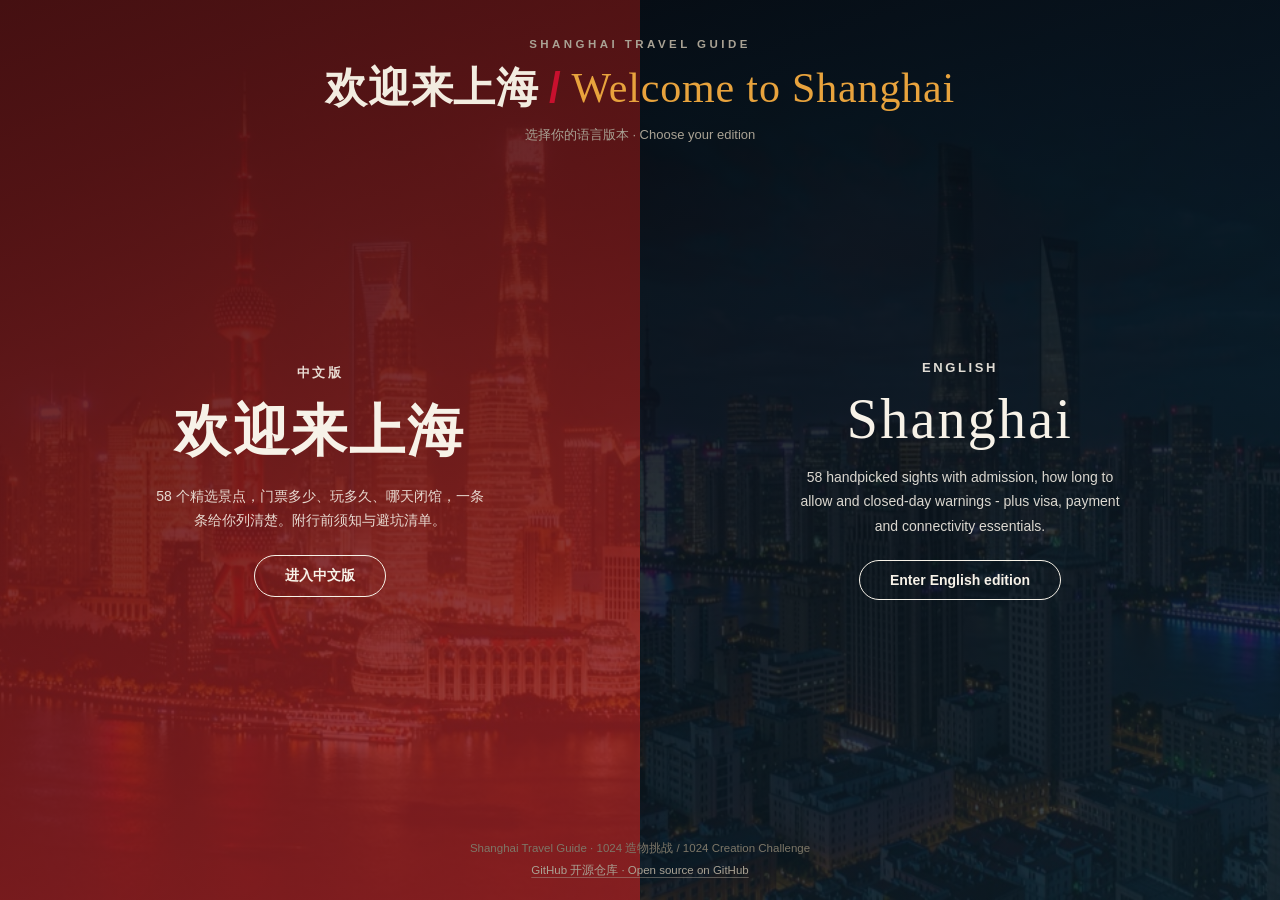
<file: index.html>
<!DOCTYPE html>
<html lang="zh-CN">
<head>
<meta charset="UTF-8">
<meta name="viewport" content="width=device-width, initial-scale=1, viewport-fit=cover">
<title>中英双语上海旅行指南 · 欢迎来上海 / Welcome to Shanghai</title>
<meta name="description" content="上海旅行指南，中英双语各一套：58 个精选景点的门票、开放时间、最近地铁口与闭馆日，附行前须知与避坑清单。选中文版或 English edition。">
<meta name="keywords" content="上海旅行, 上海攻略, 上海景点, 中英双语, Shanghai travel guide, Shanghai itinerary">
<meta name="author" content="kingsir">
<meta name="robots" content="index, follow">
<meta name="theme-color" content="#0b0e14">
<link rel="canonical" href="https://kingsir.work/travel-shanghai/">
<link rel="alternate" hreflang="zh-CN" href="https://kingsir.work/travel-shanghai/zh/">
<link rel="alternate" hreflang="en" href="https://kingsir.work/travel-shanghai/en/">
<link rel="alternate" hreflang="x-default" href="https://kingsir.work/travel-shanghai/">

<!-- Open Graph / Twitter：分享卡 -->
<meta property="og:type" content="website">
<meta property="og:site_name" content="Shanghai Travel Guide">
<meta property="og:locale" content="zh_CN">
<meta property="og:locale:alternate" content="en_US">
<meta property="og:title" content="欢迎来上海 · Welcome to Shanghai">
<meta property="og:description" content="中英双语上海旅行指南：58 个精选景点的门票、开放时间、最近地铁口与闭馆日，附行前须知与避坑清单。">
<meta property="og:url" content="https://kingsir.work/travel-shanghai/">
<meta property="og:image" content="https://kingsir.work/travel-shanghai/assets/img/og-gate.jpg">
<meta property="og:image:width" content="1200">
<meta property="og:image:height" content="630">
<meta property="og:image:alt" content="分享卡：左半红色为中文版入口，右半深蓝为 English edition，中间以竖线分隔">
<meta name="twitter:card" content="summary_large_image">
<meta name="twitter:title" content="欢迎来上海 · Welcome to Shanghai">
<meta name="twitter:description" content="中英双语上海旅行指南：58 个精选景点的门票、开放时间、最近地铁口与闭馆日。">
<meta name="twitter:image" content="https://kingsir.work/travel-shanghai/assets/img/og-gate.jpg">

<script type="application/ld+json">
{
  "@context": "https://schema.org",
  "@graph": [
    {
      "@type": "WebSite",
      "@id": "https://kingsir.work/travel-shanghai/#website",
      "url": "https://kingsir.work/travel-shanghai/",
      "name": "欢迎来上海 · Shanghai Travel Guide",
      "description": "中英双语上海旅行指南：58 个精选景点的门票、开放时间、交通与闭馆日提醒。",
      "inLanguage": "zh-CN",
      "publisher": { "@id": "https://kingsir.work/#person" }
    },
    {
      "@type": "Person",
      "@id": "https://kingsir.work/#person",
      "name": "kingsir",
      "url": "https://kingsir.work/about/",
      "sameAs": ["https://github.com/isnotry"]
    },
    {
      "@type": "WebPage",
      "@id": "https://kingsir.work/travel-shanghai/#webpage",
      "url": "https://kingsir.work/travel-shanghai/",
      "name": "欢迎来上海 · Welcome to Shanghai",
      "isPartOf": { "@id": "https://kingsir.work/travel-shanghai/#website" },
      "inLanguage": "zh-CN",
      "primaryImageOfPage": {
        "@type": "ImageObject",
        "url": "https://kingsir.work/travel-shanghai/assets/img/og-gate.jpg",
        "width": 1200,
        "height": 630
      }
    },
    {
      "@type": "ItemList",
      "@id": "https://kingsir.work/travel-shanghai/#editions",
      "name": "上海旅行指南的语言版本",
      "numberOfItems": 2,
      "itemListOrder": "https://schema.org/ItemListOrderAscending",
      "itemListElement": [
        {
          "@type": "ListItem",
          "position": 1,
          "name": "中文版",
          "url": "https://kingsir.work/travel-shanghai/zh/"
        },
        {
          "@type": "ListItem",
          "position": 2,
          "name": "English edition",
          "url": "https://kingsir.work/travel-shanghai/en/"
        }
      ]
    }
  ]
}
</script>
<style>
  * { box-sizing: border-box; }
  html, body { height: 100%; }
  body {
    margin: 0;
    font-family: -apple-system, BlinkMacSystemFont, 'PingFang SC', 'Hiragino Sans GB',
      'Microsoft YaHei', 'Segoe UI', Arial, sans-serif;
    background: #0b0e14;
    color: #f2ece0;
    -webkit-font-smoothing: antialiased;
  }
  .head {
    position: absolute; top: 0; left: 0; right: 0; z-index: 10;
    text-align: center; padding: 38px 20px 0;
  }
  .head .sm {
    font-size: 11.5px; letter-spacing: .3em; text-transform: uppercase;
    color: #a9a294; font-weight: 700;
  }
  .head h1 {
    margin: 10px 0 0; font-size: clamp(26px, 4.2vw, 42px); font-weight: 800;
    letter-spacing: .02em;
  }
  .head h1 .cn { color: #f2ece0; }
  .head h1 .sep { color: #c8102e; margin: 0 10px; }
  .head h1 .en { color: #e8a33d; font-family: Georgia, serif; font-weight: 400; }
  .head p { margin: 10px 0 0; font-size: 13px; color: #a9a294; }

  .split { display: flex; height: 100%; }
  .half {
    position: relative; flex: 1; overflow: hidden;
    display: flex; align-items: center; justify-content: center;
    text-align: center; padding: 120px 24px 60px;
    transition: flex .35s ease;
    cursor: pointer;
    color: #f7f2e8;
    text-decoration: none;
  }
  .half:hover { color: #f7f2e8; }
  .half .bg { position: absolute; inset: 0; }
  .half .bg img { width: 100%; height: 100%; object-fit: cover; }
  .half .scrim { position: absolute; inset: 0; }
  .half .ct { position: relative; z-index: 2; }
  .half .lg { font-size: 13px; letter-spacing: .2em; opacity: .9; font-weight: 700; text-transform: uppercase; }
  .half .big {
    font-size: clamp(34px, 5vw, 56px); font-weight: 800; margin: 12px 0 14px;
    letter-spacing: .04em;
  }
  .half .sub { font-size: 14px; opacity: .88; max-width: 340px; margin: 0 auto 22px; line-height: 1.75; }
  .half .go {
    display: inline-block; padding: 11px 30px; border-radius: 999px;
    border: 1.5px solid currentColor; font-weight: 800; font-size: 14px;
    transition: background .2s, color .2s;
  }
  .half.zh { background: #3a0d10; }
  .half.zh .scrim { background: linear-gradient(160deg, rgba(70,14,16,.94), rgba(150,26,30,.82)); }
  .half.zh .go:hover { background: #fff; color: #c8102e; border-color: #fff; }
  .half.en { background: #0b0e14; }
  .half.en .scrim { background: linear-gradient(160deg, rgba(6,9,14,.95), rgba(14,32,42,.78)); }
  .half.en .big { font-family: Georgia, 'Times New Roman', serif; font-weight: 400; }
  .half.en .go:hover { background: #e8a33d; color: #12151c; border-color: #e8a33d; }

  .half:hover { flex: 1.16; }

  .foot {
    position: absolute; bottom: 0; left: 0; right: 0; z-index: 10;
    text-align: center; padding: 0 20px 22px; font-size: 11.5px; color: #7d7768;
  }
  .foot .repo {
    display: inline-block; margin-top: 7px;
    color: #a9a294; text-decoration: underline;
    text-decoration-color: rgba(169, 162, 148, .45);
    text-underline-offset: 3px;
    transition: color .2s ease;
  }
  .foot .repo:hover { color: #e8a33d; }

  .half .last {
    display: block; margin-top: 16px;
    font-size: 11.5px; letter-spacing: .16em; font-weight: 700;
    opacity: .7;
  }

  @media (max-width: 760px) {
    .split { flex-direction: column; }
    .half { padding: 70px 22px 40px; }
    .head { padding-top: calc(18px + env(safe-area-inset-top)); }
    .head p { margin-top: 8px; }
    .foot { padding-bottom: calc(18px + env(safe-area-inset-bottom)); }
    /* keep the one-line pitch visible on phones instead of hiding it */
    .half .sub {
      display: -webkit-box;
      -webkit-line-clamp: 2;
      -webkit-box-orient: vertical;
      overflow: hidden;
      font-size: 12.5px;
      line-height: 1.6;
      max-width: 300px;
      margin-bottom: 16px;
    }
    .half .big { font-size: clamp(30px, 9vw, 44px); margin: 10px 0 12px; }
    .half .go { padding: 10px 26px; font-size: 13.5px; }
    .half .last { margin-top: 12px; }
  }

  @media (max-width: 420px) {
    .head { padding-top: calc(14px + env(safe-area-inset-top)); }
    .head .sm { font-size: 10.5px; letter-spacing: .24em; }
    .head h1 { font-size: 24px; line-height: 1.25; }
    .head h1 .sep { display: none; }
    .head h1 .en { display: block; font-size: 21px; margin-top: 4px; }
    .head p { font-size: 12px; margin-top: 8px; }
    .half { padding: 92px 18px 32px; }
    .half .lg { font-size: 12px; }
    .half .sub { font-size: 12px; }
    .half .go { padding: 9px 22px; font-size: 13px; }
  }

  /* short landscape phones: keep the two editions side by side again */
  @media (max-width: 860px) and (max-height: 520px) and (orientation: landscape) {
    .split { flex-direction: row; }
    .half { padding: 82px 18px 34px; }
    .head { padding-top: 12px; }
    .half .sub,
    .half .last,
    .foot { display: none; }
  }
</style>
</head>
<body>

<div class="head">
  <div class="sm">Shanghai Travel Guide</div>
  <h1><span class="cn">欢迎来上海</span><span class="sep">/</span><span class="en">Welcome to Shanghai</span></h1>
  <p>选择你的语言版本 · Choose your edition</p>
</div>

<div class="split">
  <a class="half zh" href="zh/" data-lang="zh">
    <div class="bg"><img src="assets/img/hero-zh.jpg" alt="外滩夜景"></div>
    <div class="scrim"></div>
    <div class="ct">
      <div class="lg">中文版</div>
      <div class="big">欢迎来上海</div>
      <div class="sub">58 个精选景点，门票多少、玩多久、哪天闭馆，一条条给你列清楚。附行前须知与避坑清单。</div>
      <span class="go">进入中文版</span>
    </div>
  </a>

  <a class="half en" href="en/" data-lang="en">
    <div class="bg"><img src="assets/img/hero-en.jpg" alt="Shanghai skyline"></div>
    <div class="scrim"></div>
    <div class="ct">
      <div class="lg">English</div>
      <div class="big">Shanghai</div>
      <div class="sub">58 handpicked sights with admission, how long to allow and closed-day warnings - plus visa, payment and connectivity essentials.</div>
      <span class="go">Enter English edition</span>
    </div>
  </a>
</div>

<div class="foot">Shanghai Travel Guide · 1024 造物挑战 / 1024 Creation Challenge<br />
  <a class="repo" href="https://github.com/isnotry/travel-shanghai" target="_blank" rel="noopener noreferrer">GitHub 开源仓库 · Open source on GitHub</a>
</div>

<script>
  (function () {
    var KEY = 'shanghai-lang';
    var saved = null;
    try { saved = localStorage.getItem(KEY); } catch (e) {}

    document.querySelectorAll('.half').forEach(function (el) {
      el.addEventListener('click', function () {
        try { localStorage.setItem(KEY, el.getAttribute('data-lang')); } catch (e) {}
      });
    });

    /* The gate page never redirects. A previous choice is only remembered as a
       quiet marker on that half, so returning visitors still land here and pick. */
    if (saved === 'zh' || saved === 'en') {
      var prev = document.querySelector('.half[data-lang="' + saved + '"]');
      if (prev) {
        var mark = document.createElement('span');
        mark.className = 'last';
        mark.textContent = saved === 'zh' ? '上次浏览的是这个版本' : 'You viewed this edition last time';
        prev.querySelector('.ct').appendChild(mark);
      }
    }
  })();
</script>
</body>
</html>
</file>
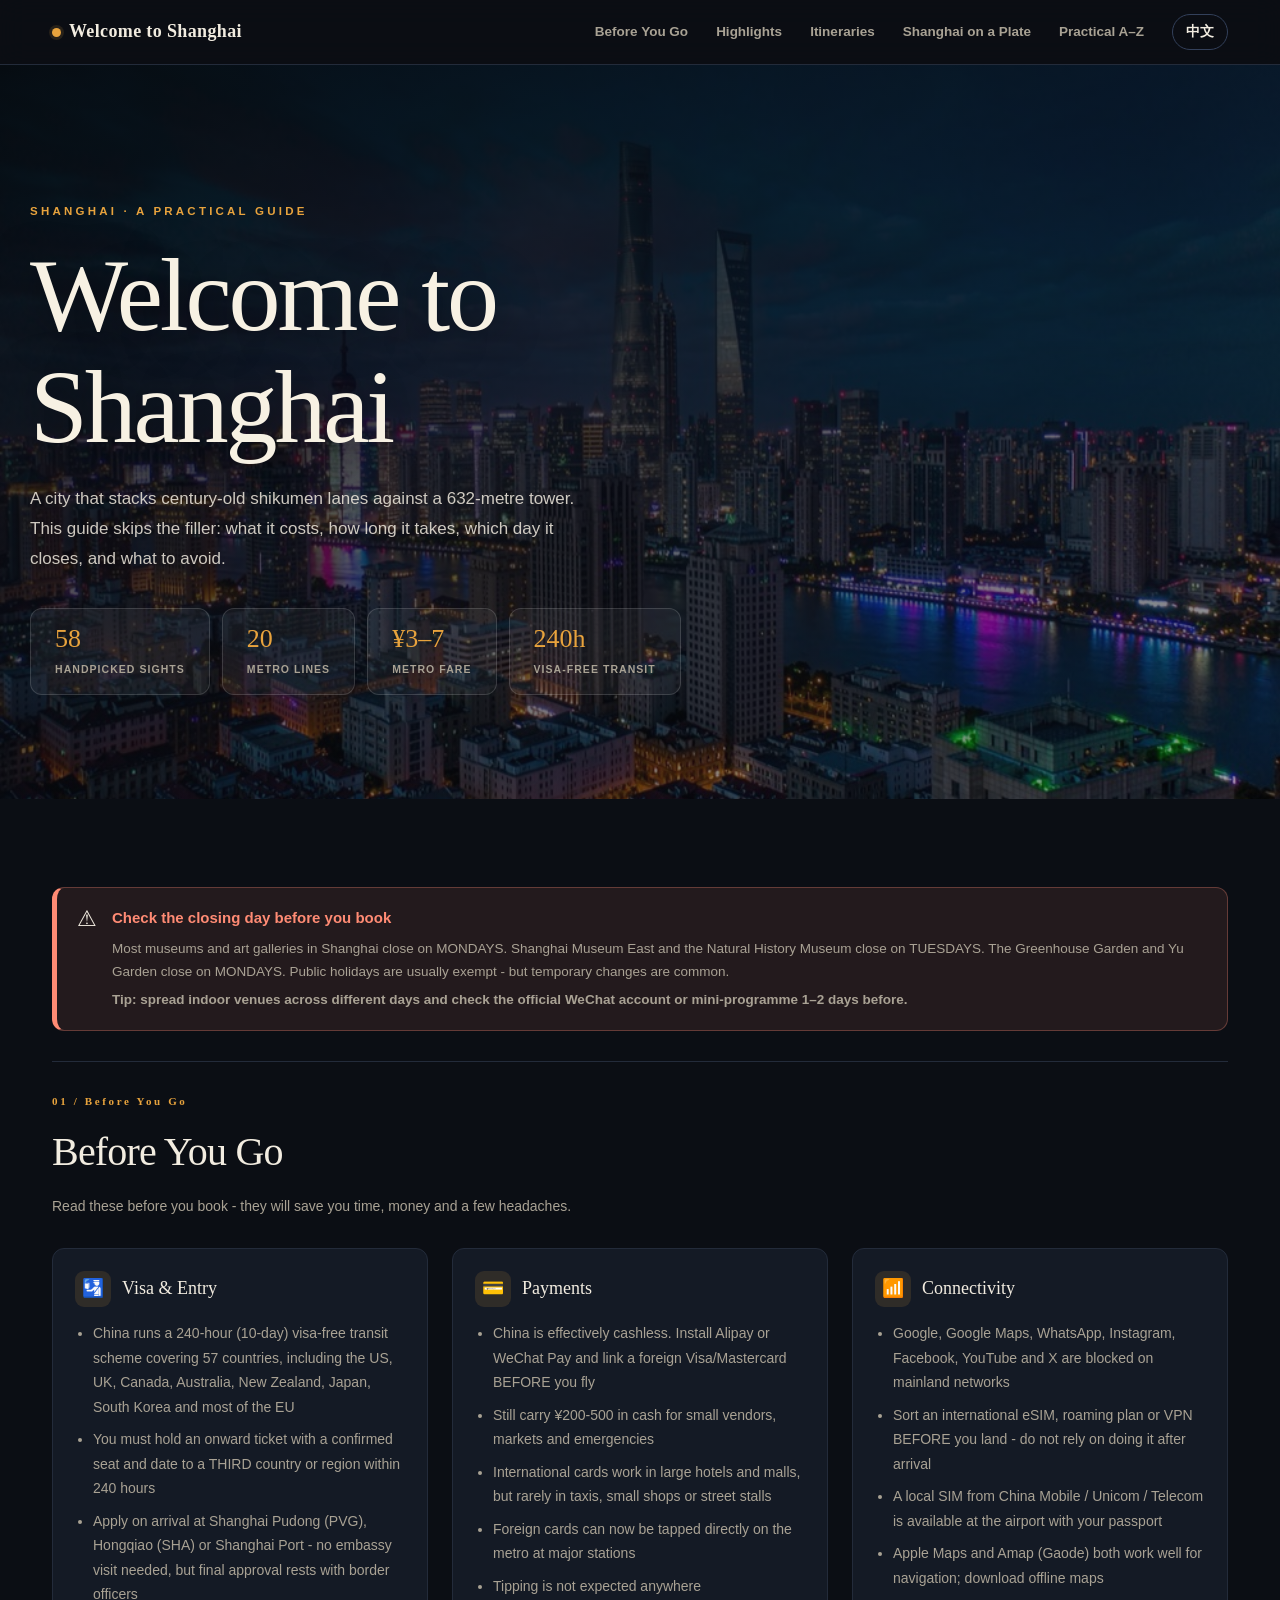
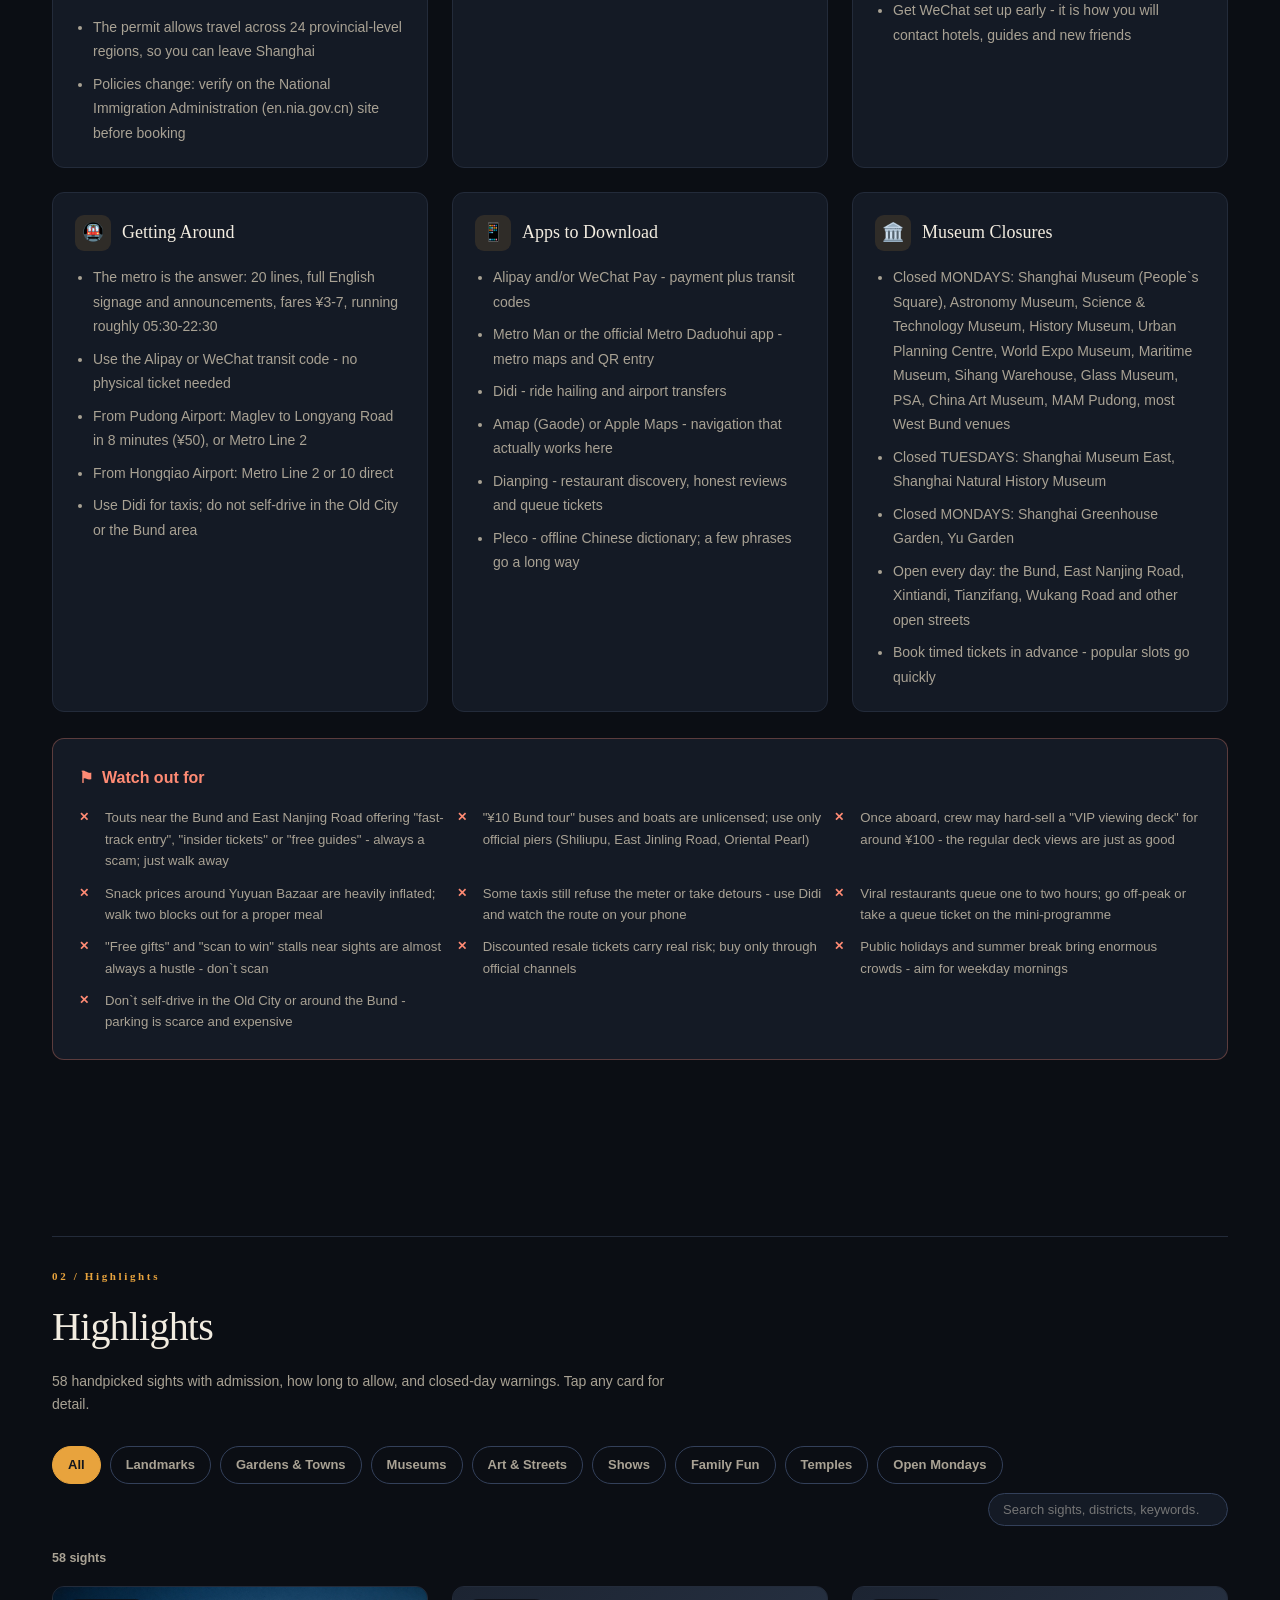
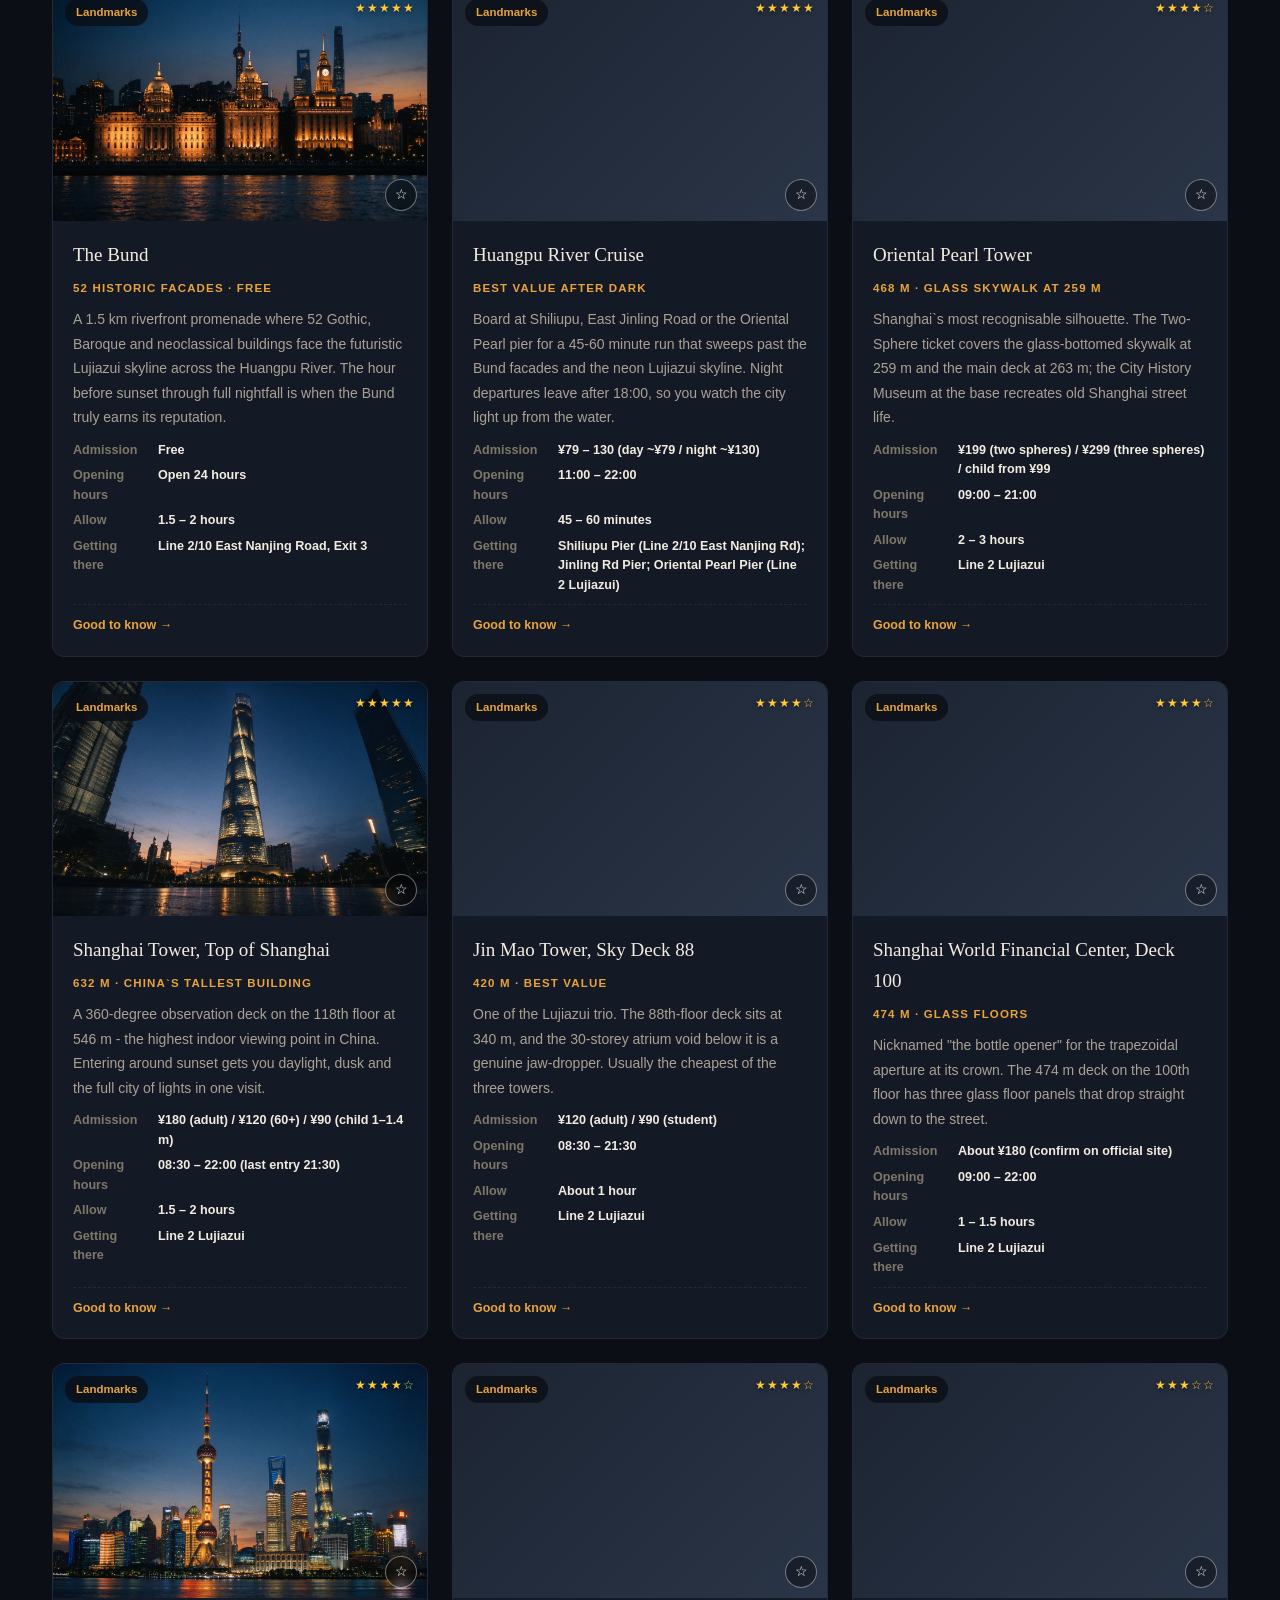
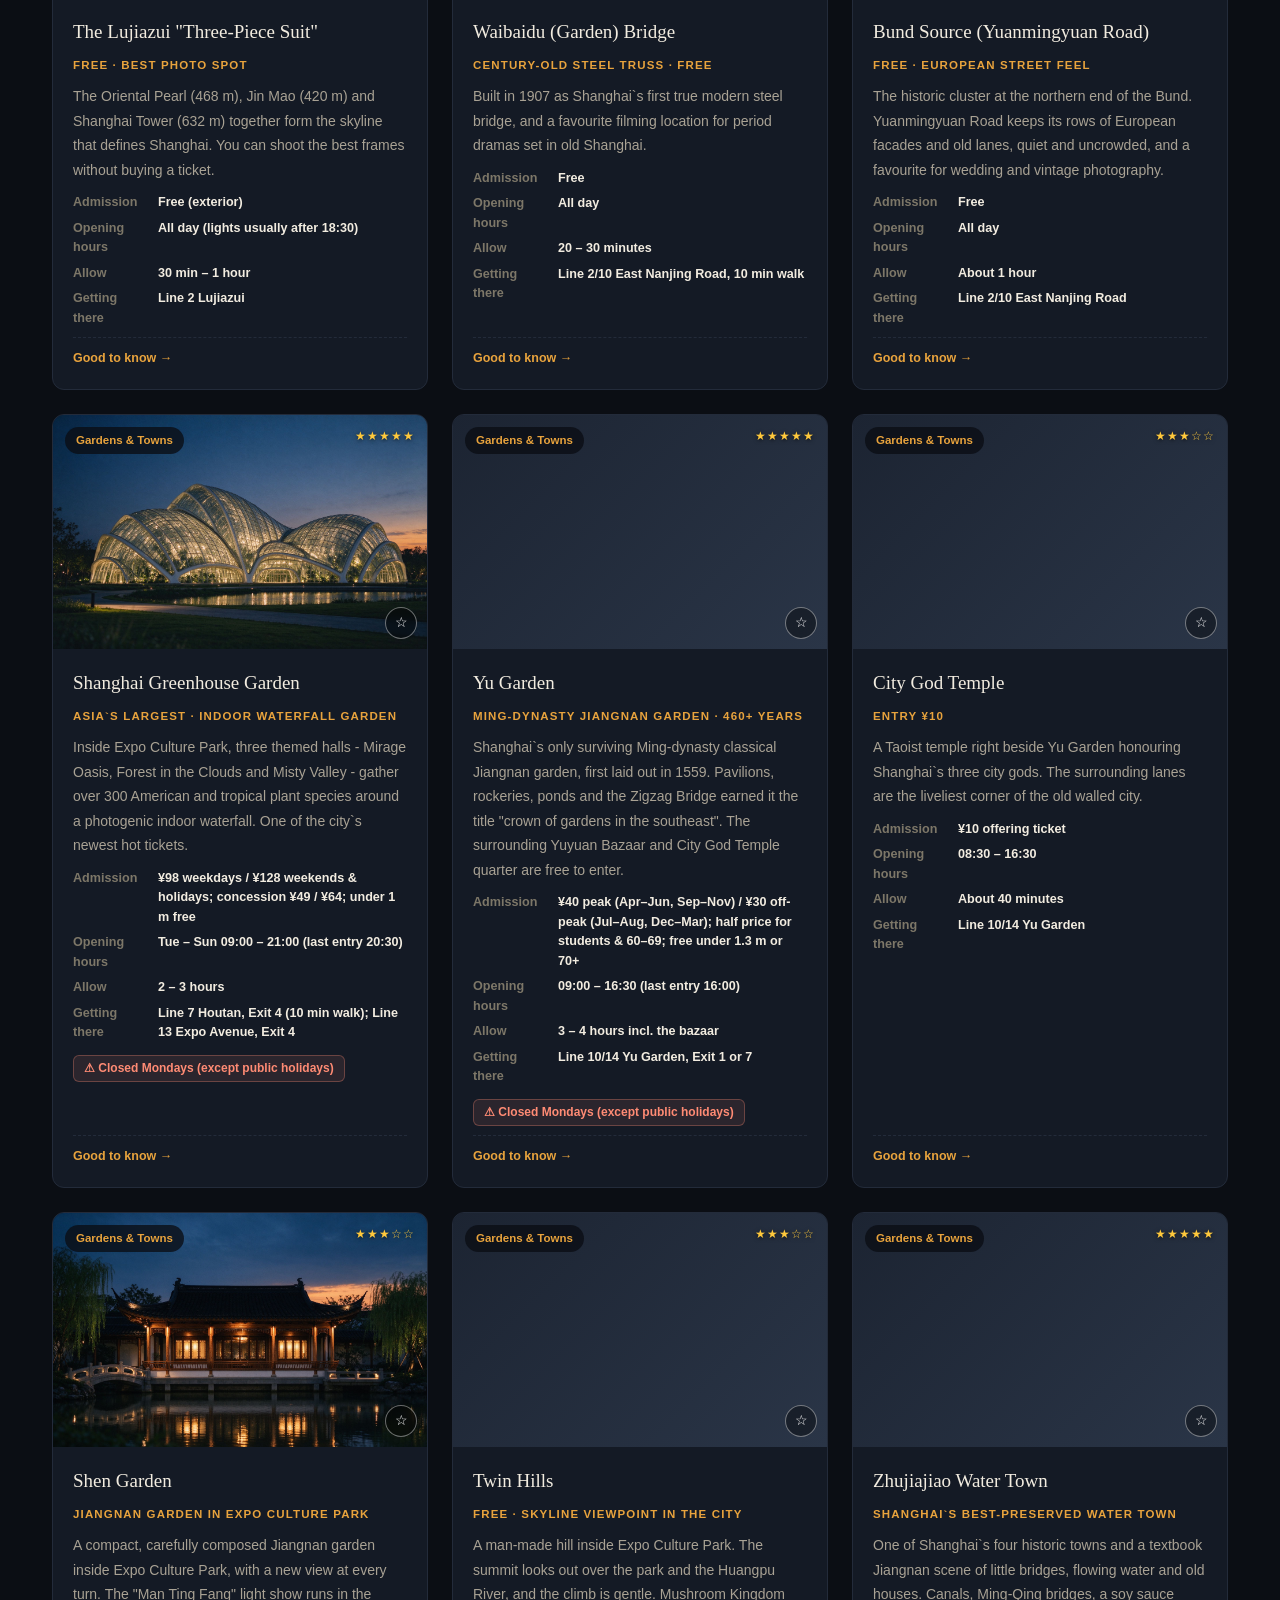
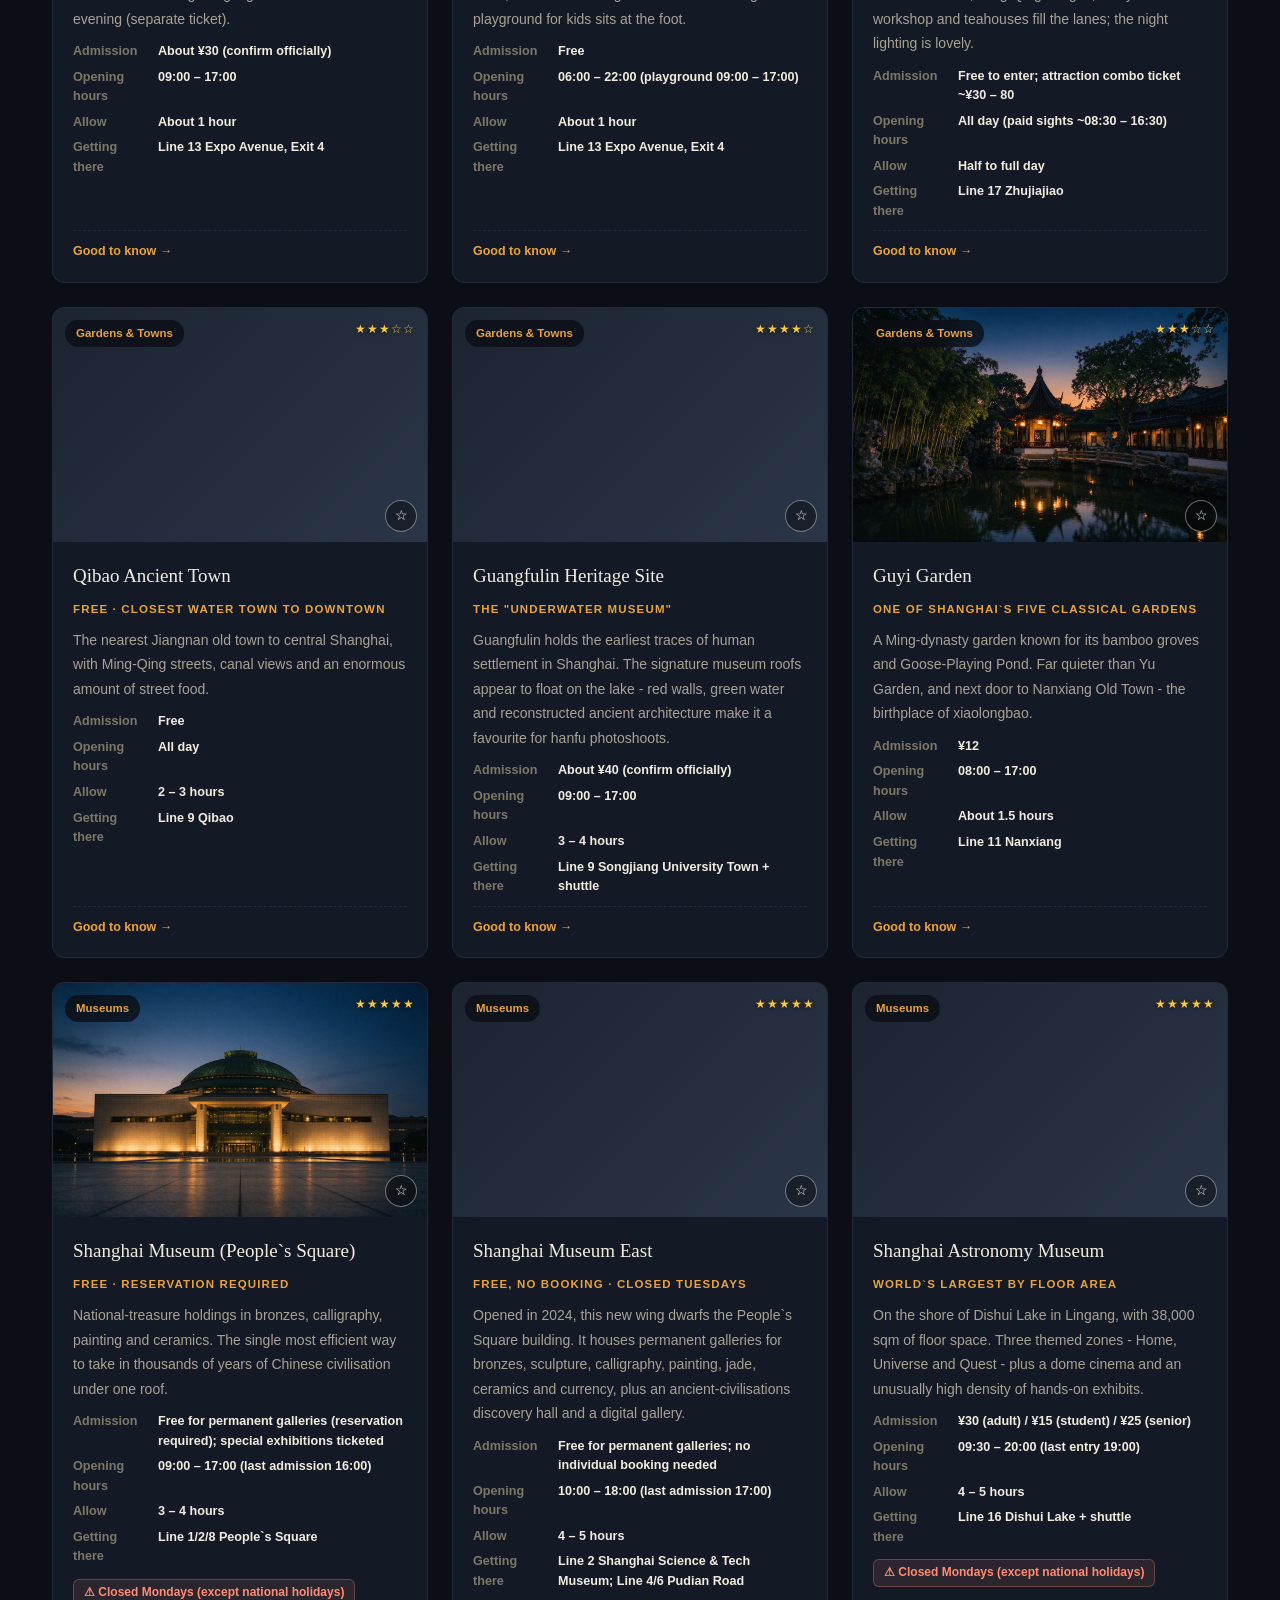
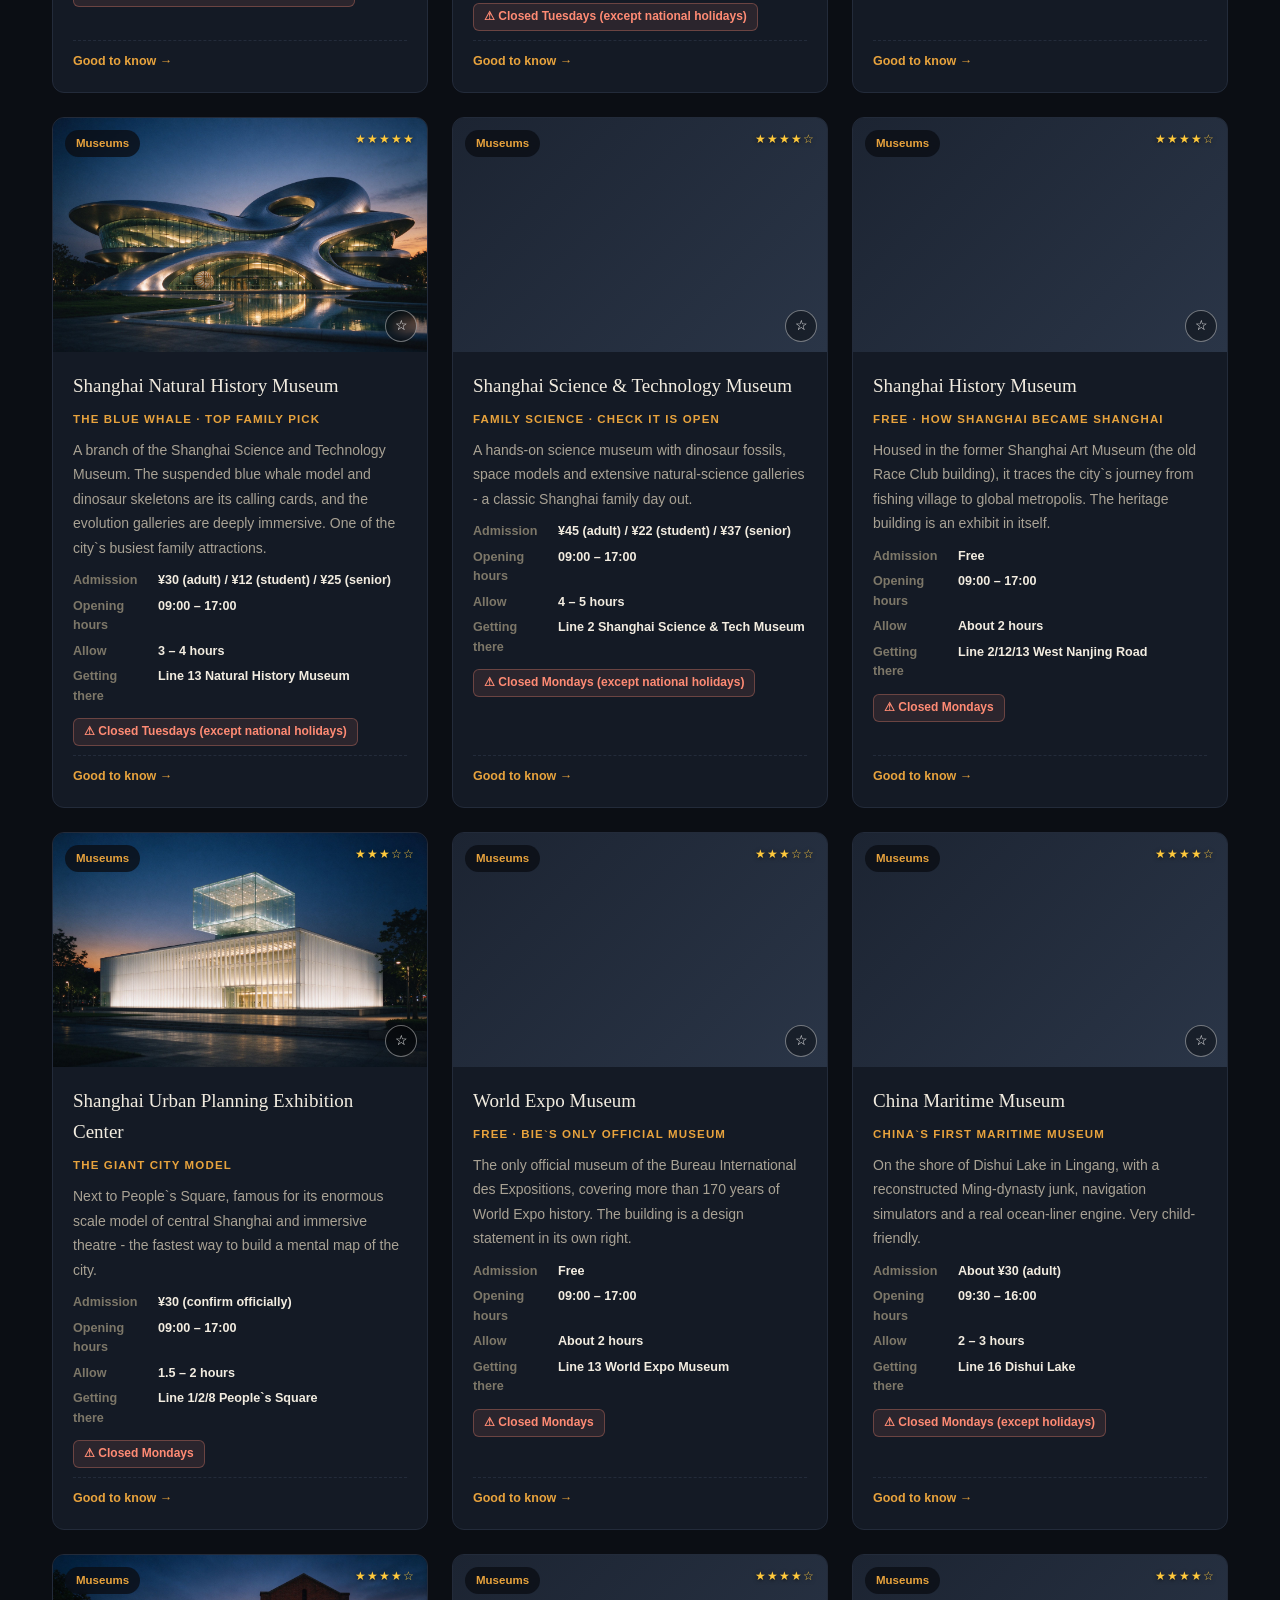
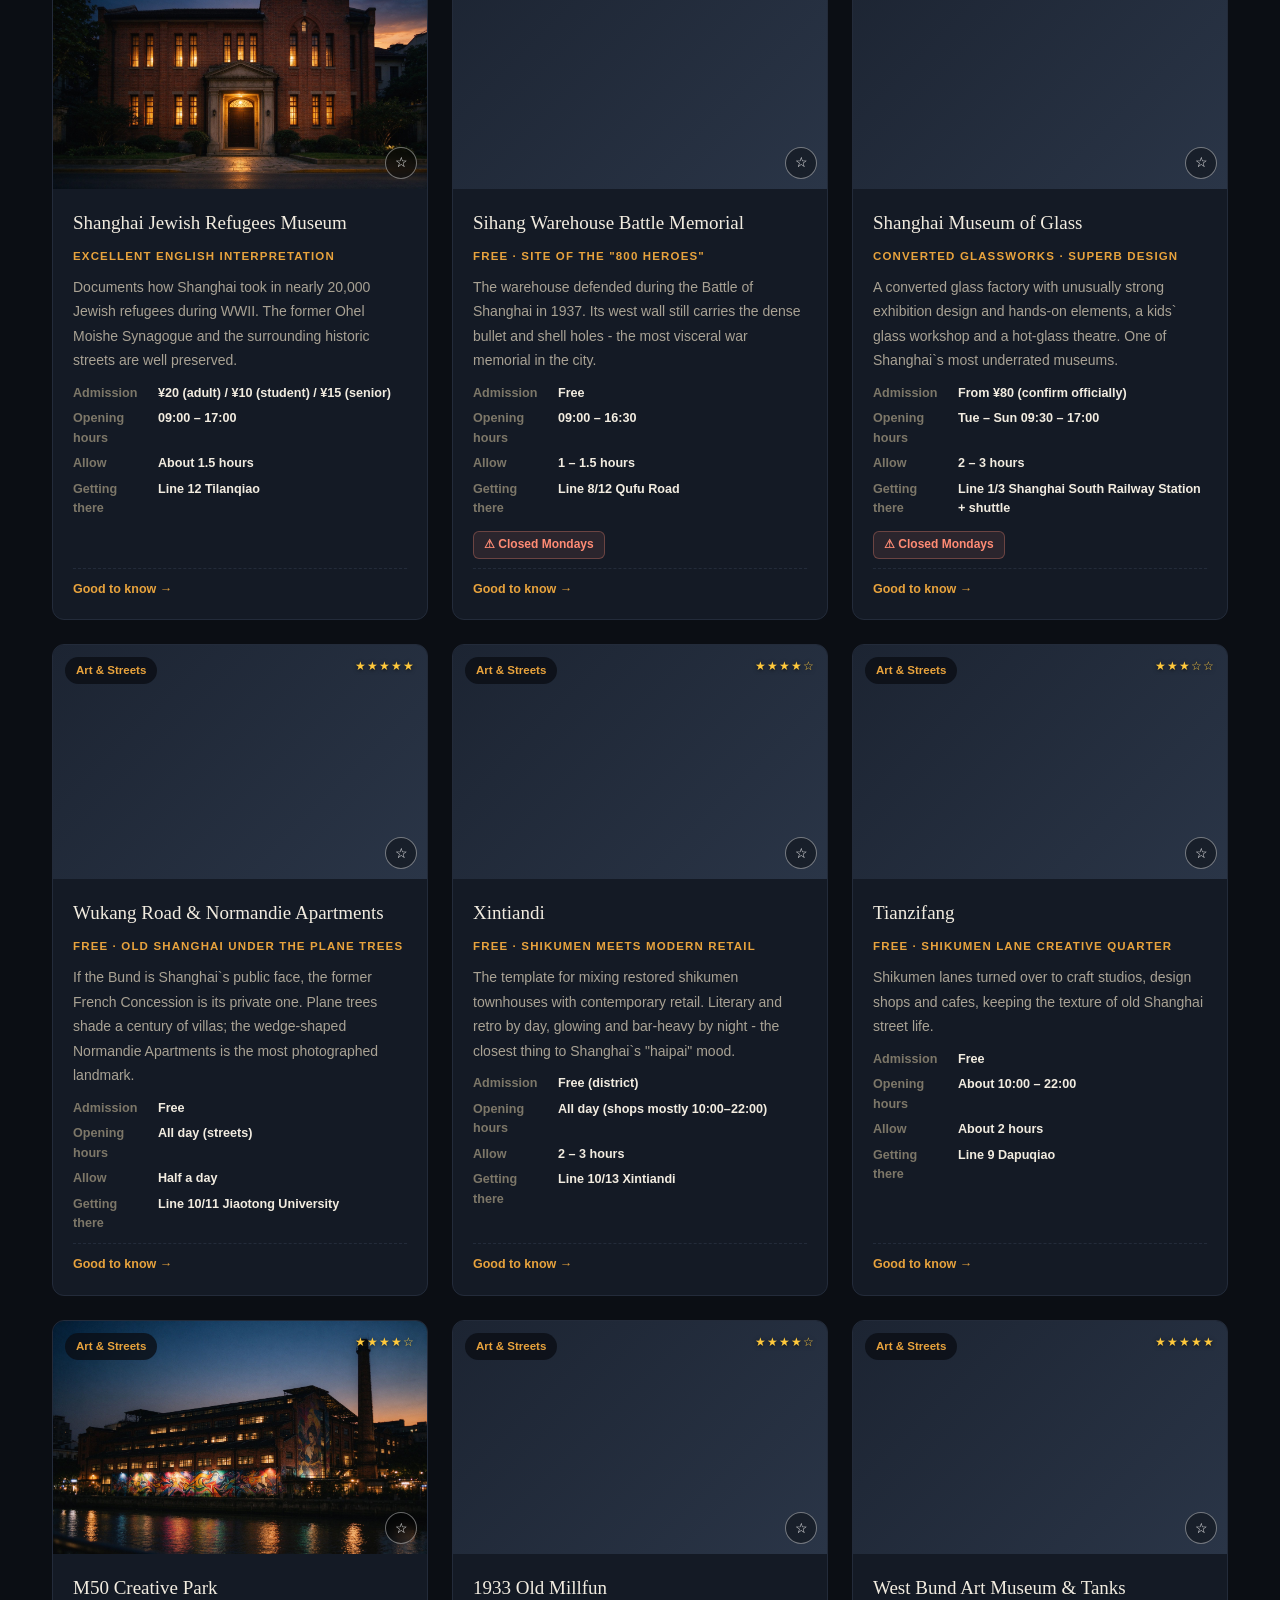
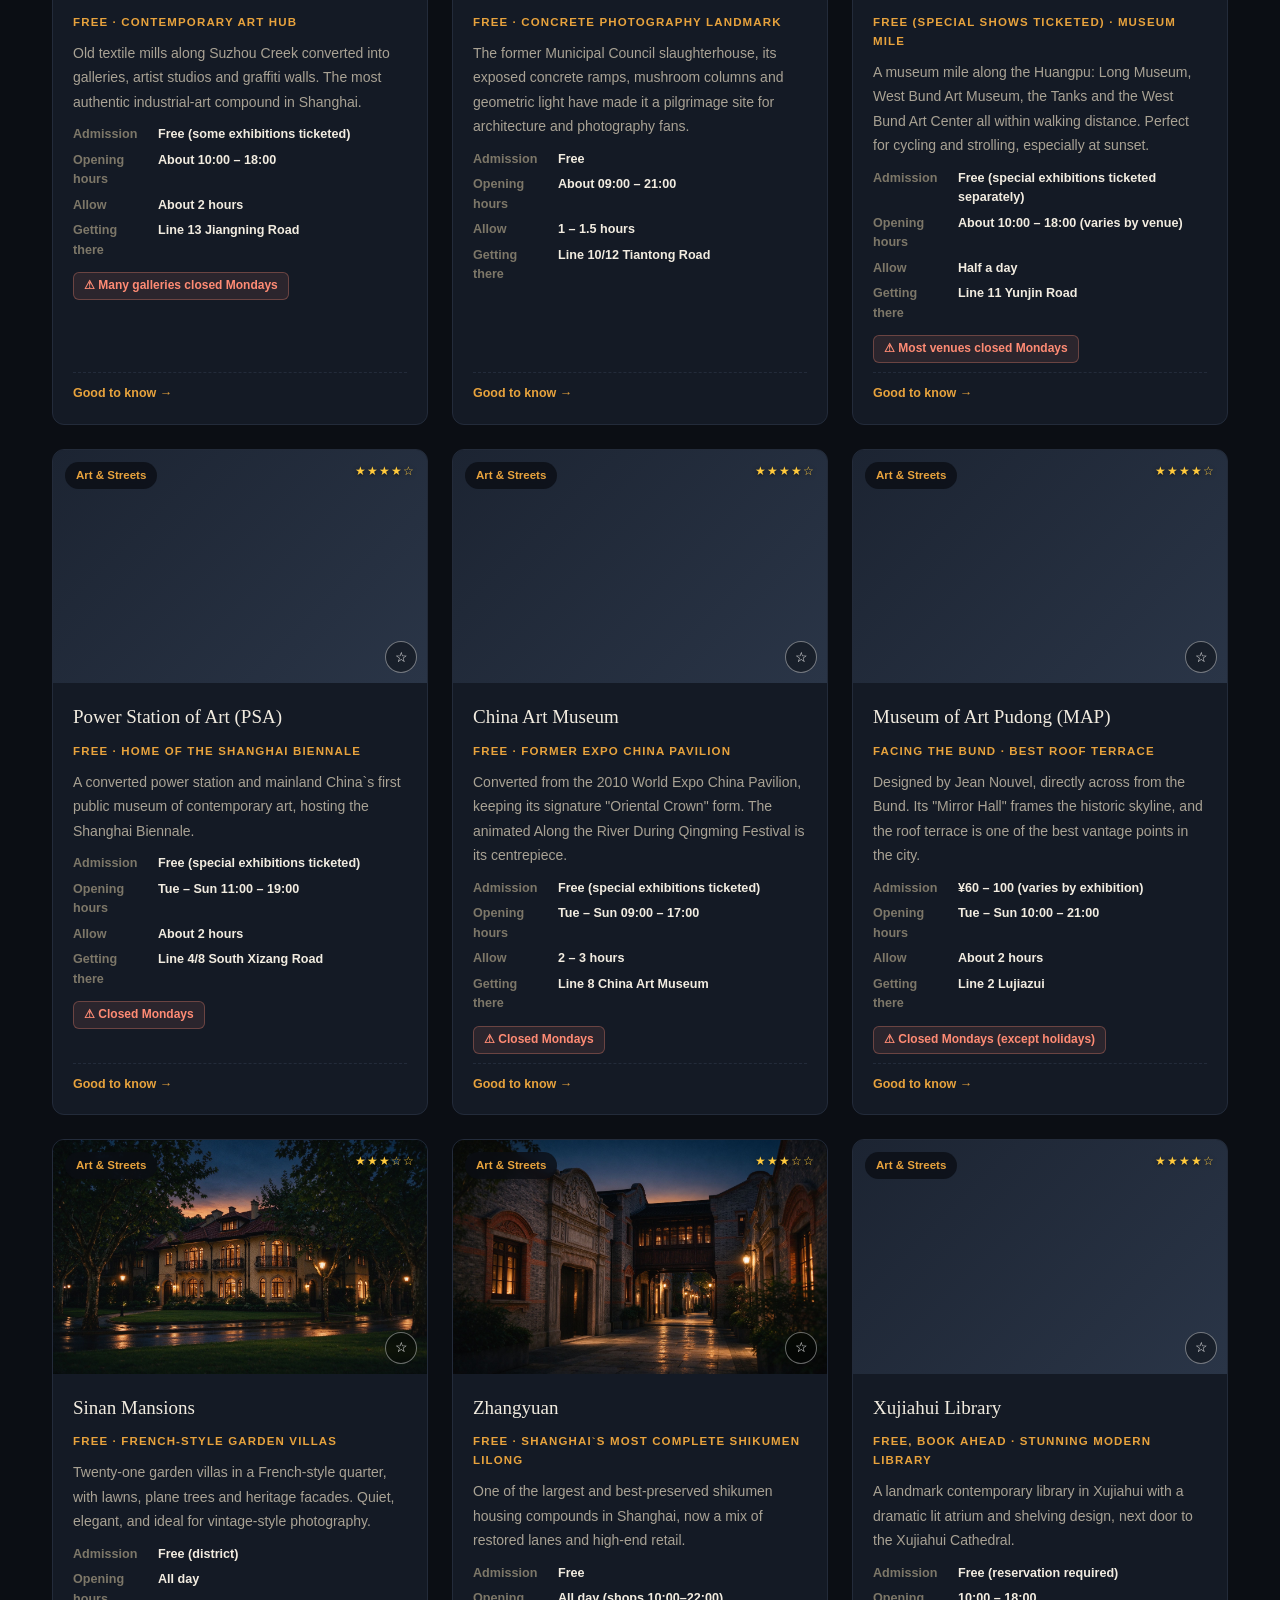
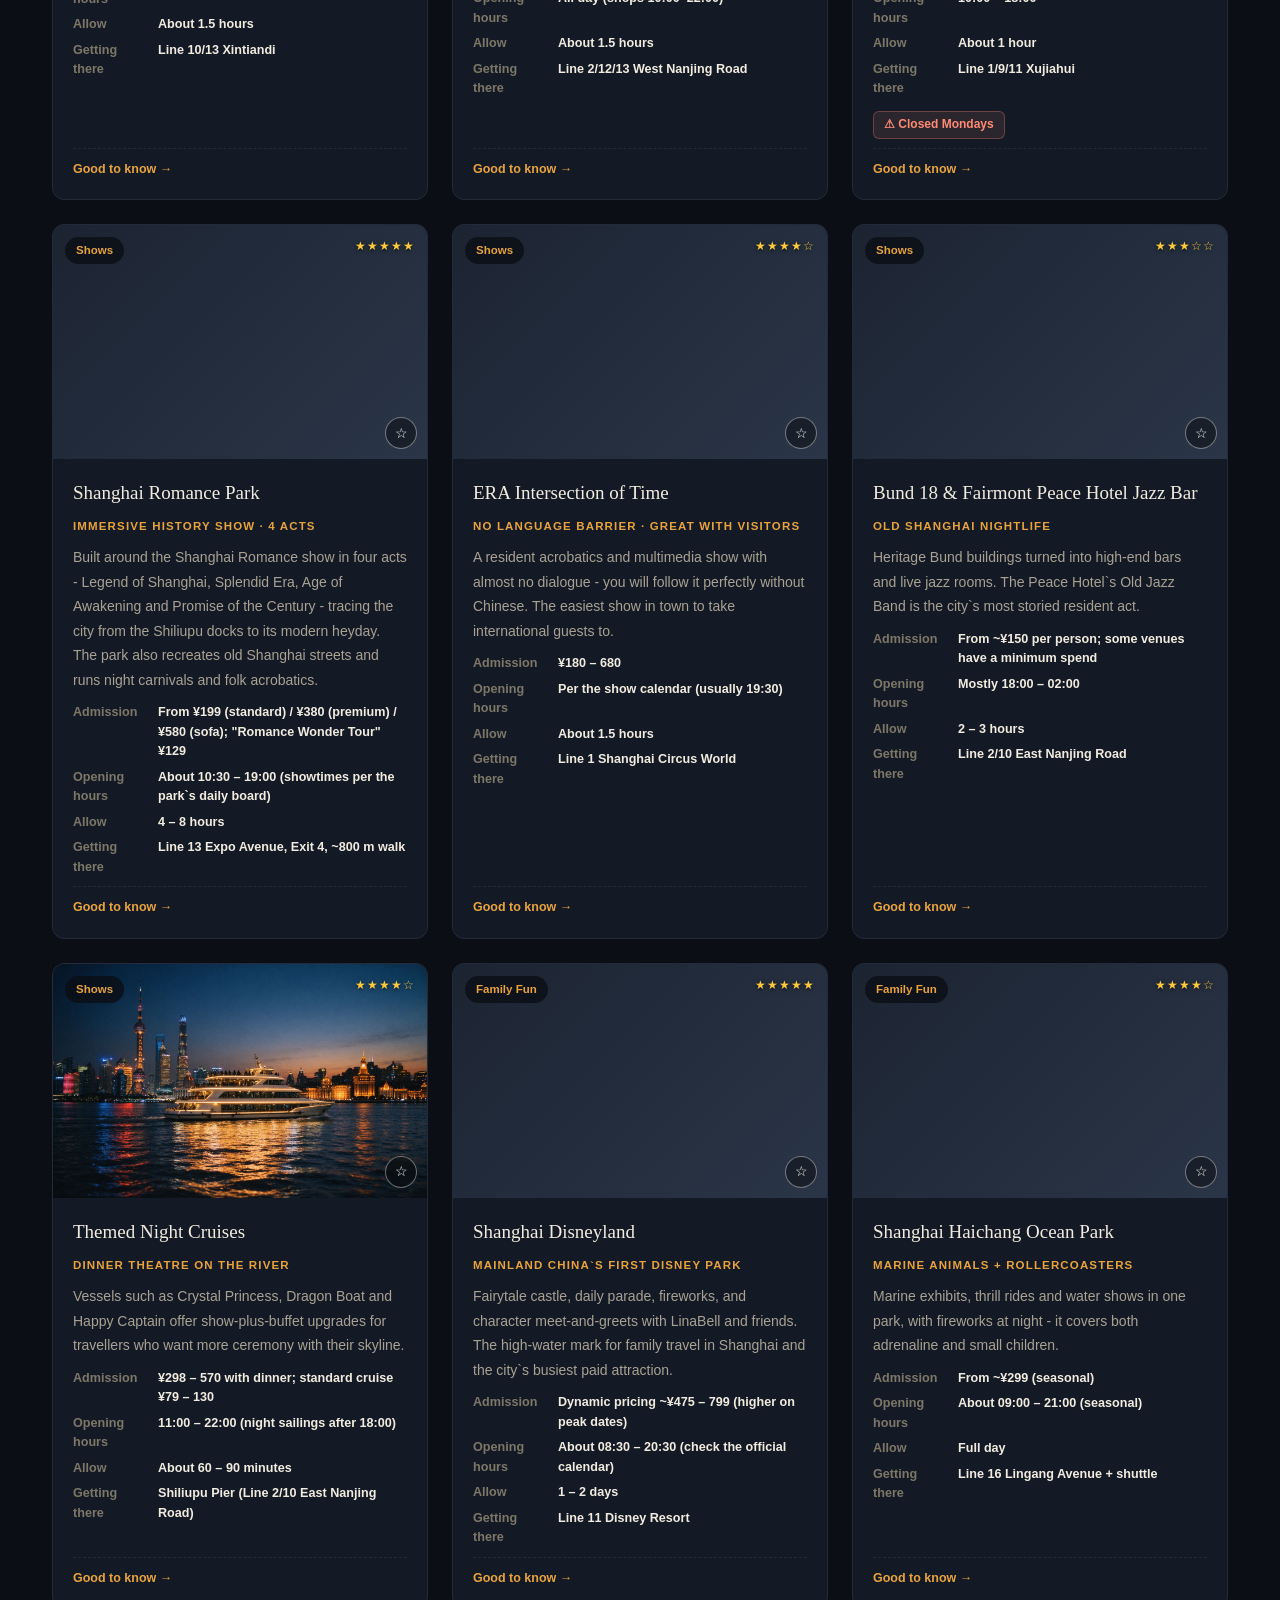
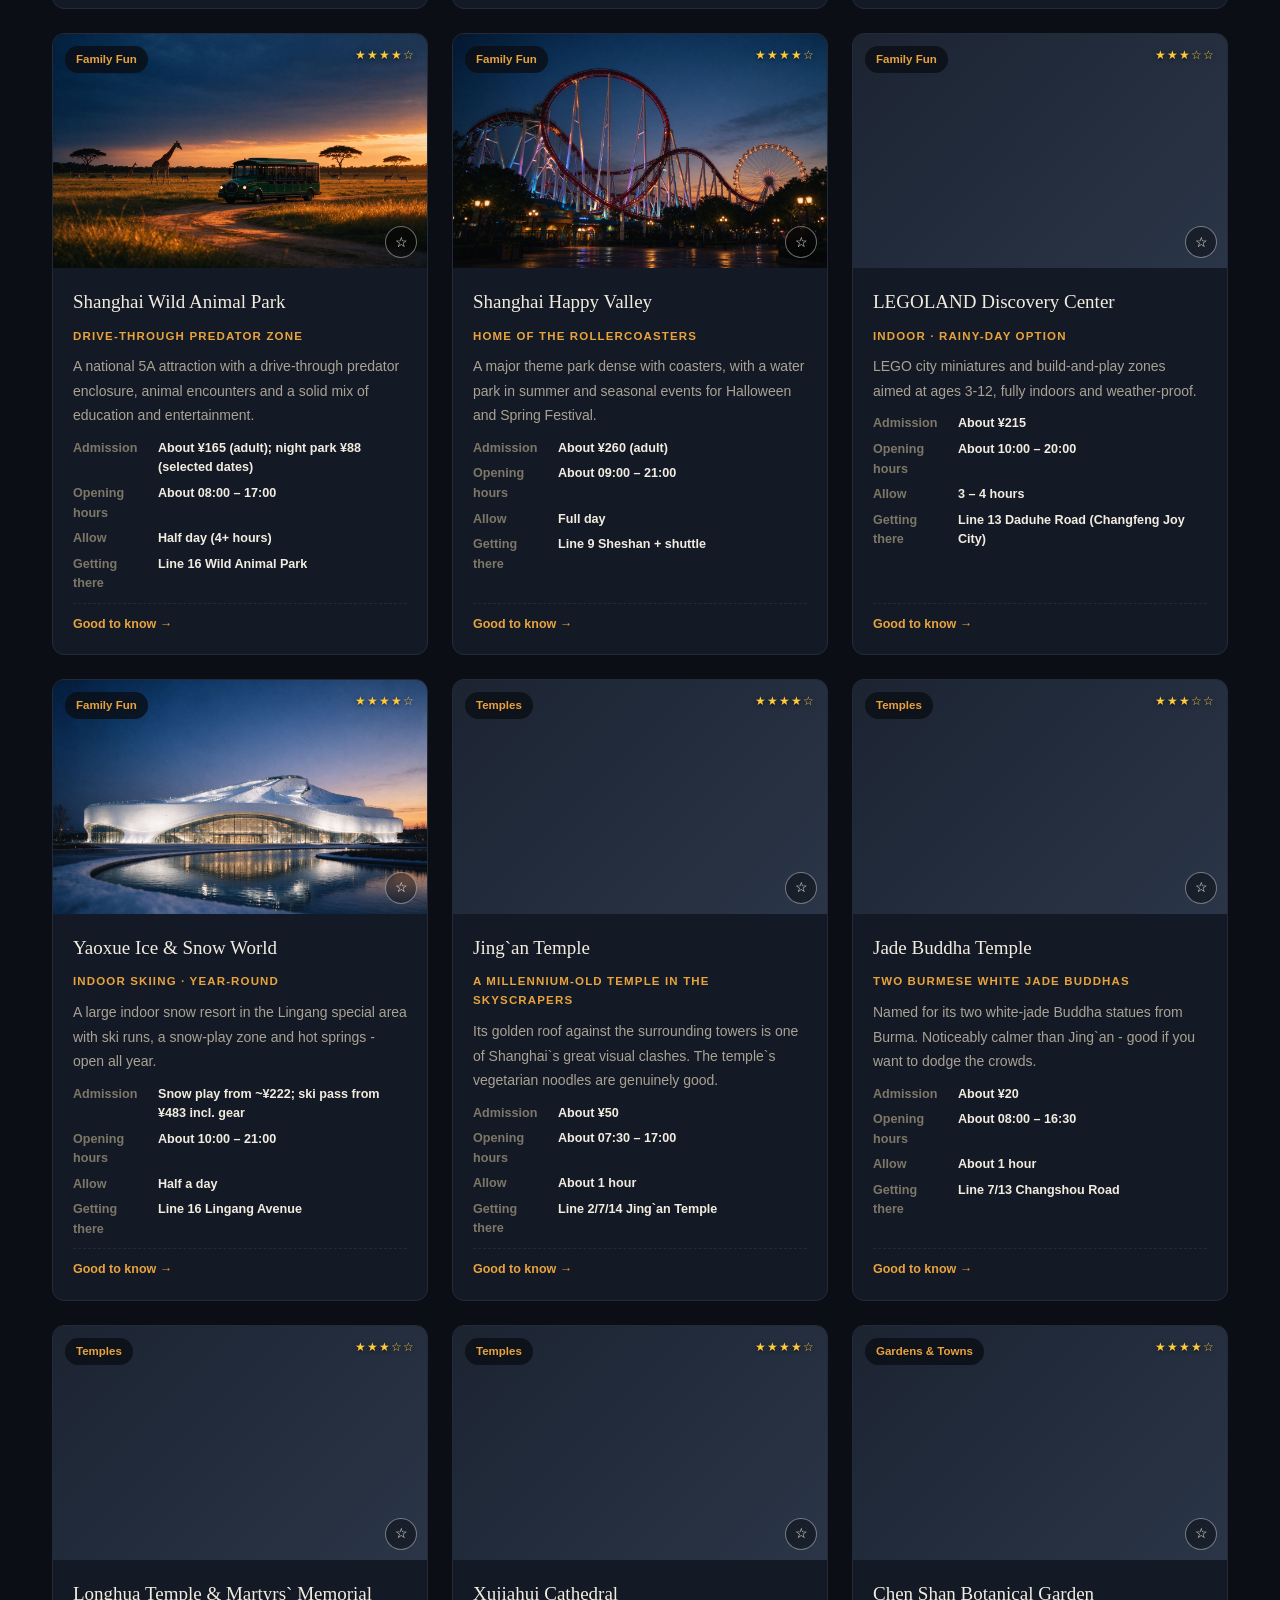
<file: en/index.html>
<!DOCTYPE html>
<html lang="en">
<head>
<meta charset="UTF-8">
<meta name="viewport" content="width=device-width, initial-scale=1, viewport-fit=cover">
<title>Welcome to Shanghai · A Practical Travel Guide</title>
<meta name="description" content="A practical Shanghai guide: 58 handpicked sights with admission, time needed, metro exit and closed days - plus visa, payment and connectivity tips.">
<meta name="keywords" content="Shanghai travel guide, Shanghai attractions, Shanghai itinerary, Shanghai metro, admission prices, things to do in Shanghai">
<meta name="author" content="kingsir">
<meta name="robots" content="index, follow">
<meta name="theme-color" content="#0b0e14">
<link rel="canonical" href="https://kingsir.work/travel-shanghai/en/">
<link rel="alternate" hreflang="zh-CN" href="https://kingsir.work/travel-shanghai/zh/">
<link rel="alternate" hreflang="en" href="https://kingsir.work/travel-shanghai/en/">
<link rel="alternate" hreflang="x-default" href="https://kingsir.work/travel-shanghai/">

<meta property="og:type" content="article">
<meta property="og:site_name" content="Welcome to Shanghai">
<meta property="og:locale" content="en_US">
<meta property="og:locale:alternate" content="zh_CN">
<meta property="og:title" content="Welcome to Shanghai · A Practical Travel Guide">
<meta property="og:description" content="58 handpicked sights with admission prices, how long to allow, how to get there, and closed-day warnings - plus visa, payment and connectivity essentials.">
<meta property="og:url" content="https://kingsir.work/travel-shanghai/en/">
<meta property="og:image" content="https://kingsir.work/travel-shanghai/assets/img/og-en.jpg">
<meta property="og:image:width" content="1200">
<meta property="og:image:height" content="630">
<meta property="og:image:alt" content="Share card: the Lujiazui skyline at night with the words Welcome to Shanghai, a practical travel guide">
<meta name="twitter:card" content="summary_large_image">
<meta name="twitter:title" content="Welcome to Shanghai · A Practical Travel Guide">
<meta name="twitter:description" content="58 handpicked sights with admission, time needed and closed days - all on one screen.">
<meta name="twitter:image" content="https://kingsir.work/travel-shanghai/assets/img/og-en.jpg">

<script type="application/ld+json">
{
  "@context": "https://schema.org",
  "@graph": [
    {
      "@type": "WebSite",
      "@id": "https://kingsir.work/travel-shanghai/#website",
      "url": "https://kingsir.work/travel-shanghai/",
      "name": "Welcome to Shanghai · Shanghai Travel Guide",
      "inLanguage": "en",
      "publisher": { "@id": "https://kingsir.work/#person" }
    },
    {
      "@type": "Person",
      "@id": "https://kingsir.work/#person",
      "name": "kingsir",
      "url": "https://kingsir.work/about/",
      "sameAs": ["https://github.com/isnotry"]
    },
    {
      "@type": "WebPage",
      "@id": "https://kingsir.work/travel-shanghai/en/#webpage",
      "url": "https://kingsir.work/travel-shanghai/en/",
      "name": "Welcome to Shanghai · A Practical Travel Guide",
      "description": "58 handpicked sights with admission prices, how long to allow, how to get there, and closed-day warnings.",
      "isPartOf": { "@id": "https://kingsir.work/travel-shanghai/#website" },
      "inLanguage": "en",
      "primaryImageOfPage": {
        "@type": "ImageObject",
        "url": "https://kingsir.work/travel-shanghai/assets/img/og-en.jpg",
        "width": 1200,
        "height": 630
      }
    },
    {
      "@type": "BreadcrumbList",
      "itemListElement": [
        {
          "@type": "ListItem",
          "position": 1,
          "name": "kingsir's Work",
          "item": "https://kingsir.work/"
        },
        {
          "@type": "ListItem",
          "position": 2,
          "name": "Shanghai Travel Guide",
          "item": "https://kingsir.work/travel-shanghai/"
        },
        {
          "@type": "ListItem",
          "position": 3,
          "name": "English edition"
        }
      ]
    }
  ]
}
</script>
<link rel="stylesheet" href="../assets/css/common.css">
<link rel="stylesheet" href="../assets/css/theme-en.css">
</head>
<body data-lang="en">

<header class="topbar">
  <div class="wrap topbar-in">
    <div class="brand"><span class="dot"></span><span id="brand-text">Welcome to Shanghai</span></div>
    <nav class="navlinks" id="nav"></nav>
    <a class="langbtn" id="swap" href="../zh/" title="Switch to Chinese">中文</a>
  </div>
</header>

<main>
  <!-- Static fallback: this page is rendered by app.js, so crawlers that do not run
       JS would otherwise see empty divs. renderHero() replaces #hero wholesale,
       so this copy never conflicts with what visitors see. -->
  <section class="hero" id="hero">
    <div class="hero-in wrap">
      <div class="hero-copy">
        <span class="kicker">Shanghai · A Practical Guide</span>
        <h1>Welcome to Shanghai · A Practical Travel Guide</h1>
        <p class="hero-lead">58 handpicked sights: what it costs, how long it takes, which day it closes, and what to avoid.</p>
      </div>
    </div>
  </section>

  <section id="tips">
    <div class="wrap">
      <div id="alert"></div>
      <div class="sechead">
        <span class="num">01 / Before You Go</span>
        <h2 id="sec-tips-title"></h2>
        <p id="sec-tips-sub"></p>
      </div>
      <div class="notes-grid" id="notes"></div>
      <div id="warnings"></div>
    </div>
  </section>

  <section id="sights">
    <div class="wrap">
      <div class="sechead">
        <span class="num">02 / Highlights</span>
        <h2 id="sec-sights-title"></h2>
        <p id="sec-sights-sub"></p>
      </div>
      <div class="filters" id="filters"></div>
      <div class="fav-strip" id="favstrip"></div>
      <div class="count" id="count"></div>
      <div class="cards" id="cards"></div>
    </div>
  </section>

  <section id="itineraries">
    <div class="wrap">
      <div class="sechead">
        <span class="num">03 / Itineraries</span>
        <h2 id="sec-itin-title"></h2>
        <p id="sec-itin-sub"></p>
      </div>
      <div class="itins" id="itins"></div>
    </div>
  </section>

  <section id="food">
    <div class="wrap">
      <div class="sechead">
        <span class="num">04 / Shanghai on a Plate</span>
        <h2 id="sec-food-title"></h2>
        <p id="sec-food-sub"></p>
      </div>
      <div class="food-grid" id="foodlist"></div>
    </div>
  </section>

  <section id="practical">
    <div class="wrap">
      <div class="sechead">
        <span class="num">05 / Practical A–Z</span>
        <h2 id="sec-ess-title"></h2>
        <p id="sec-ess-sub"></p>
      </div>
      <div class="ess-grid" id="ess"></div>
    </div>
  </section>
</main>

<footer>
  <div class="wrap">
    <p class="disclaimer" id="foot-note"></p>
    <p>Shanghai Travel Guide · 1024 Creation Challenge<br />
      <a class="repo-link" href="https://github.com/isnotry/travel-shanghai" target="_blank" rel="noopener noreferrer">Open source on GitHub</a>
    </p>
  </div>
</footer>

<div class="modal" id="modal">
  <div class="modal-bg"></div>
  <div class="modal-box" id="modal-box"></div>
</div>

<button class="totop" id="totop" title="Back to top" aria-label="Back to top">&#8593;</button>

<script src="../assets/js/data.js"></script>
<script src="../assets/js/content.js"></script>
<script src="../assets/js/app.js"></script>
</body>
</html>
</file>
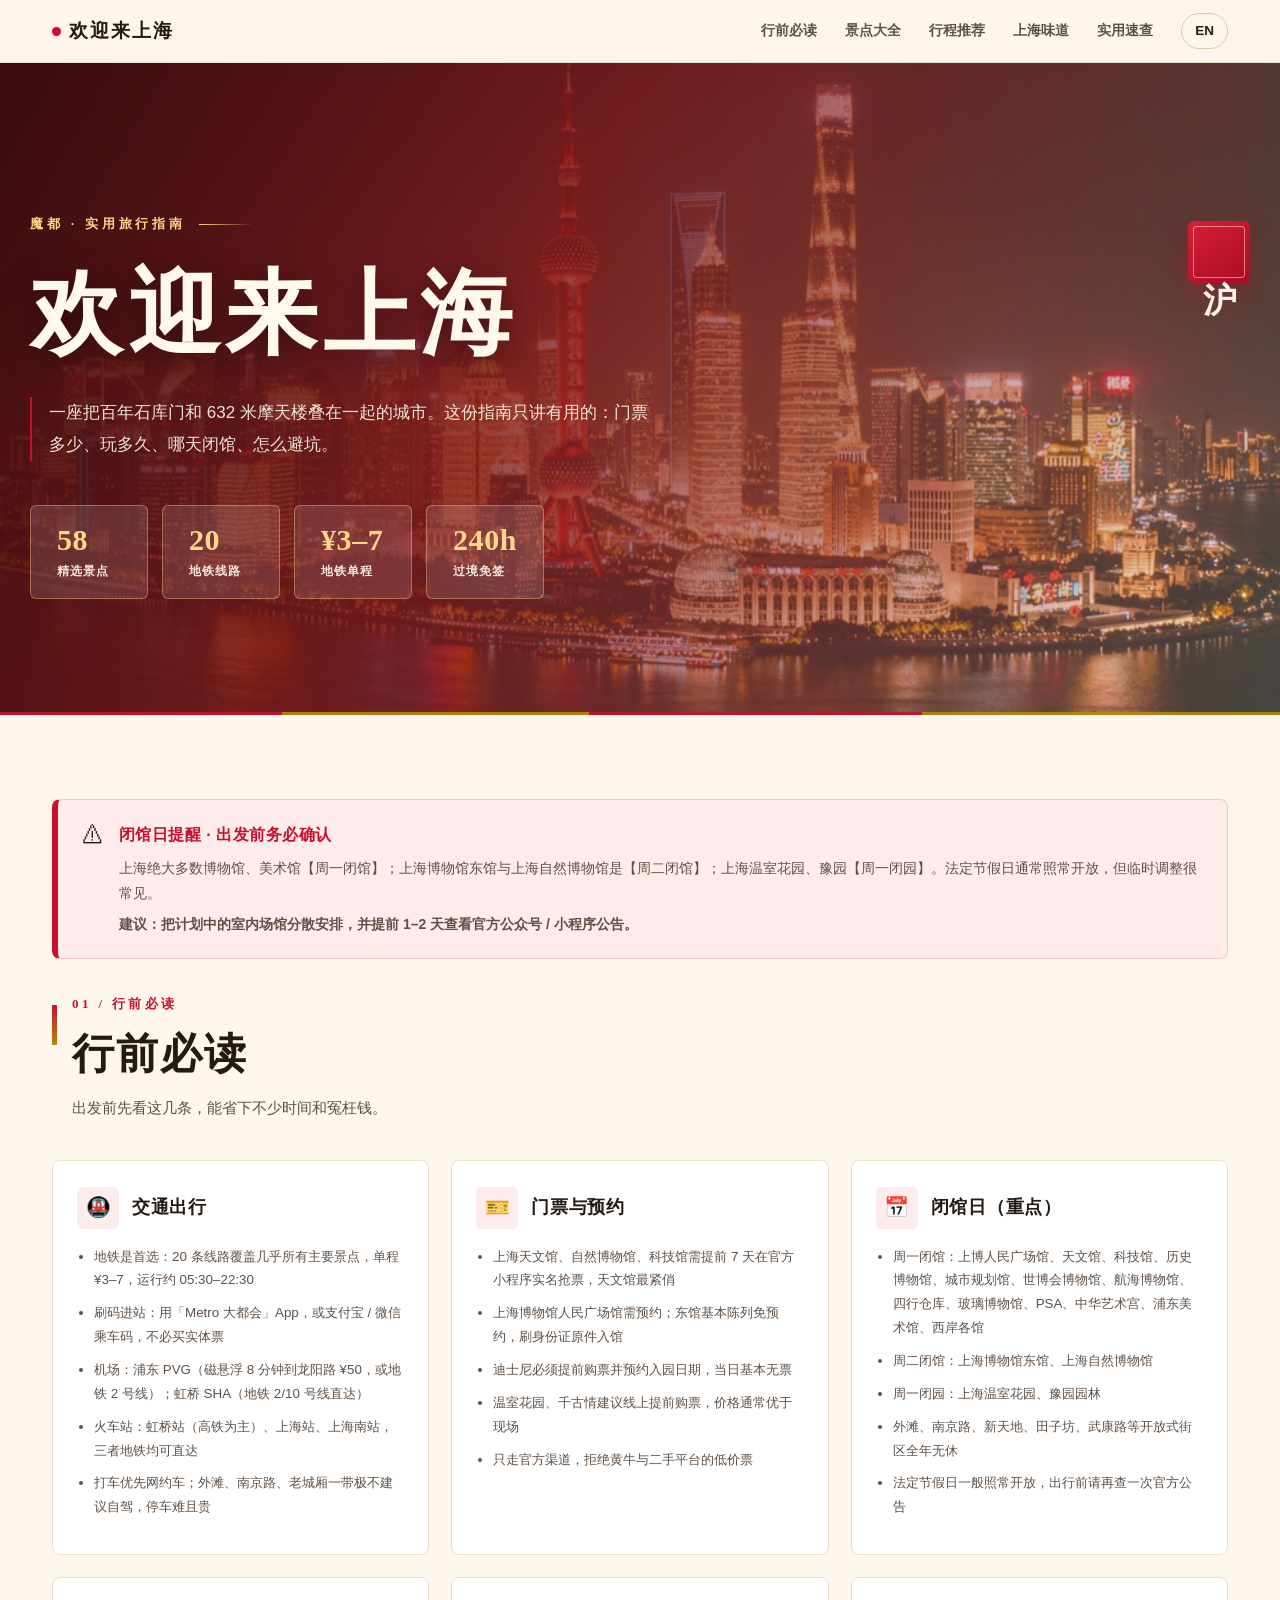
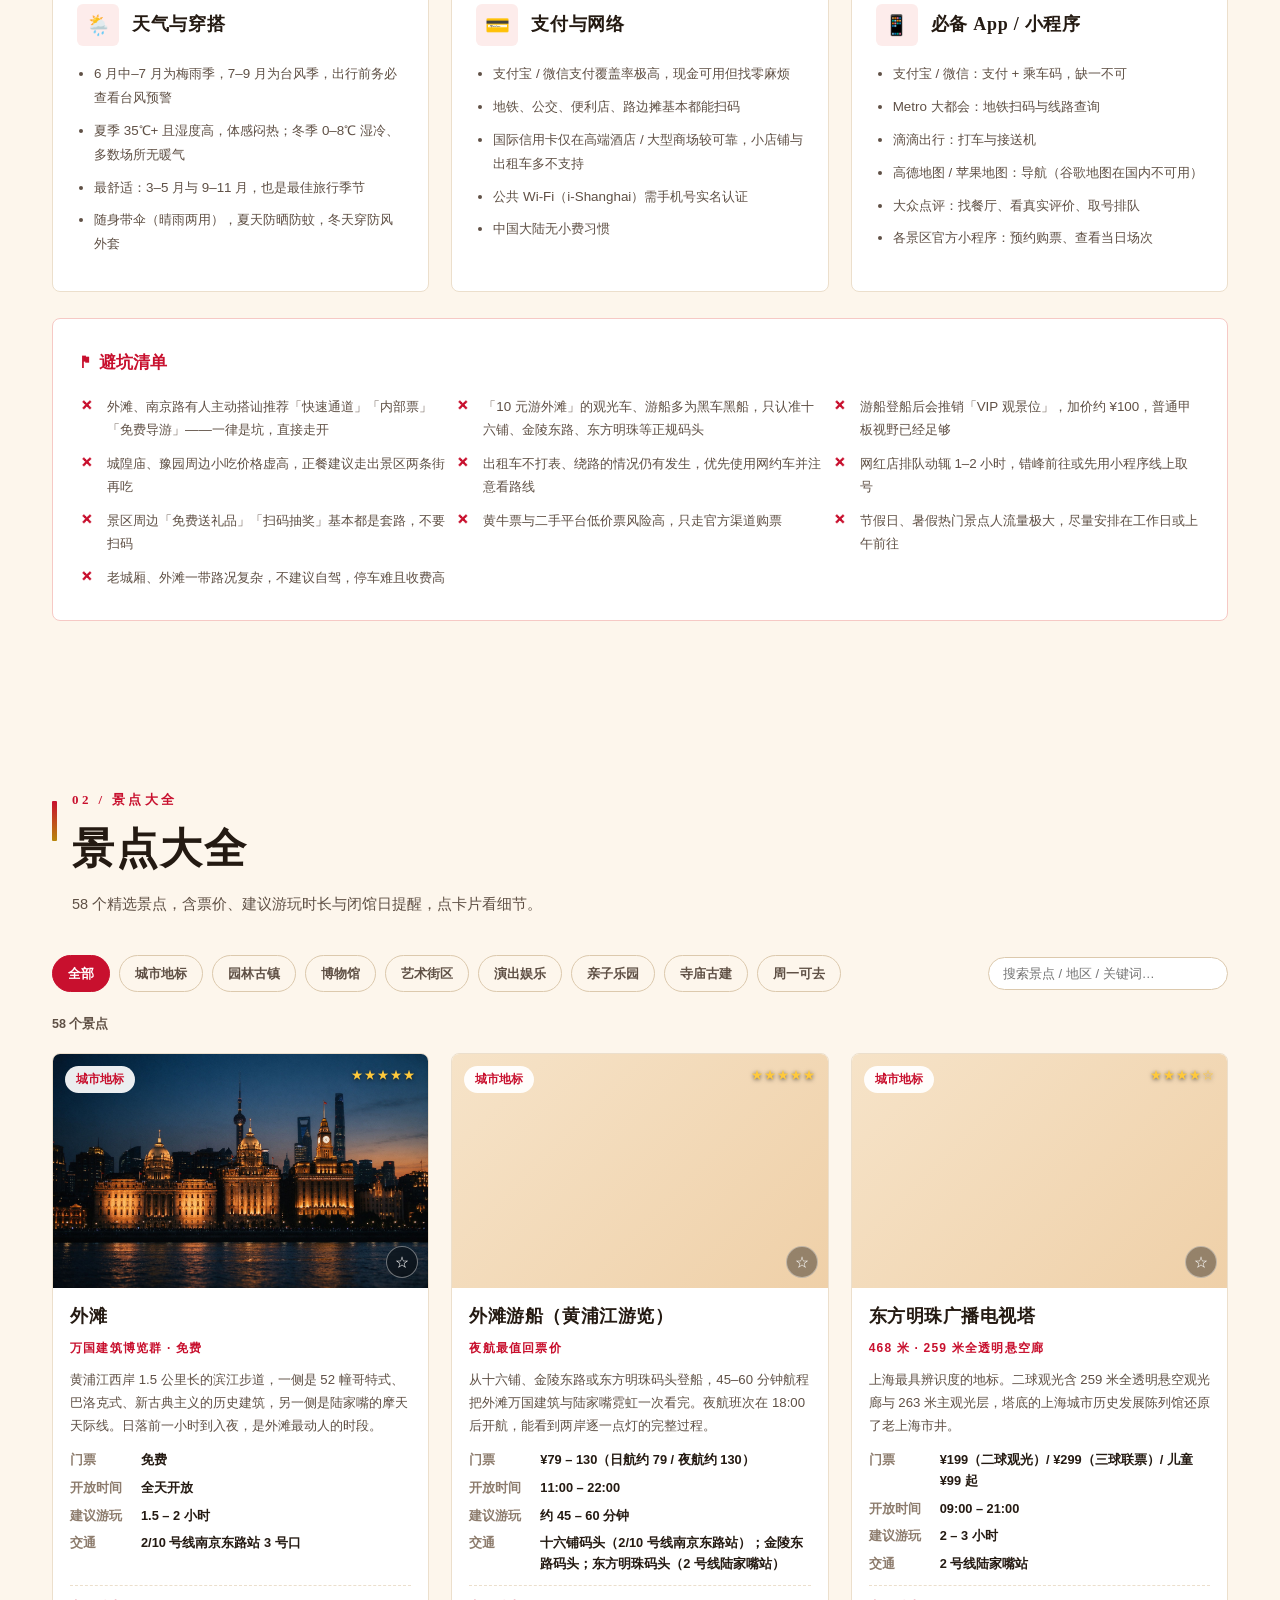
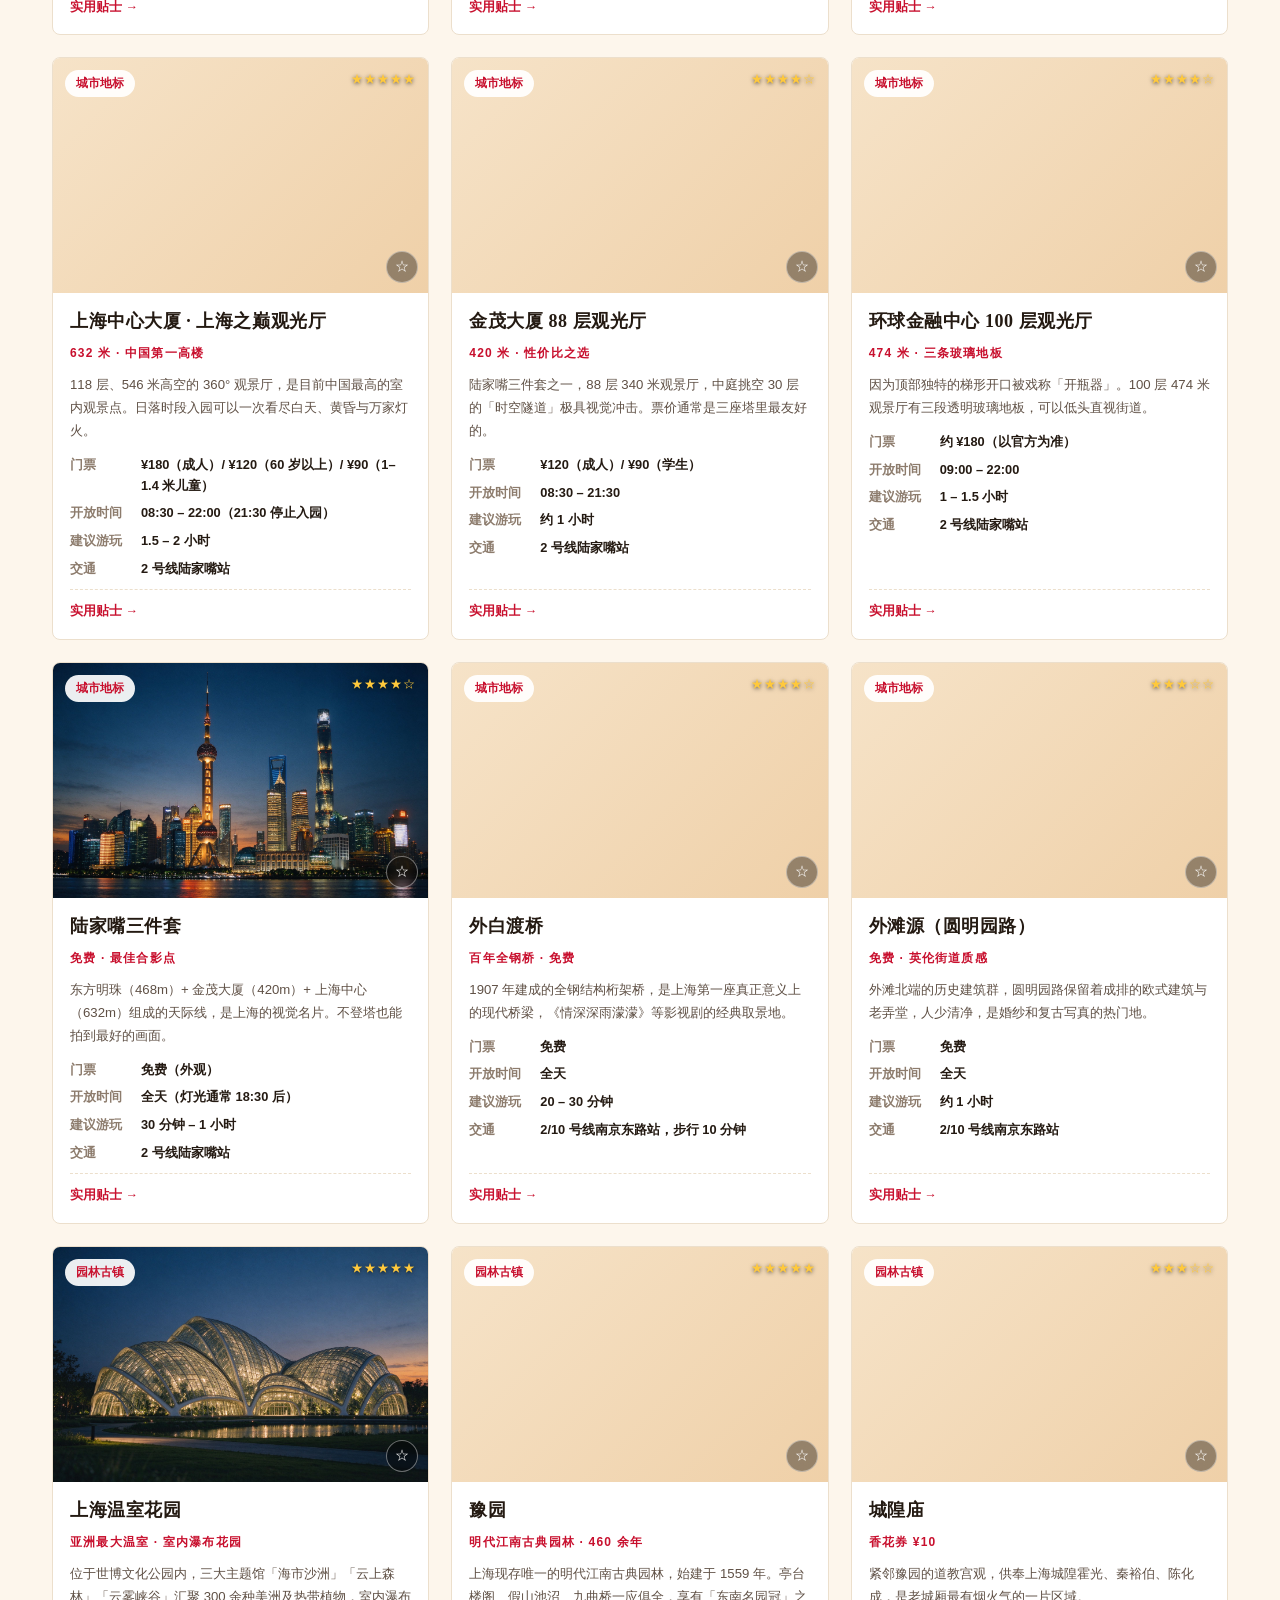
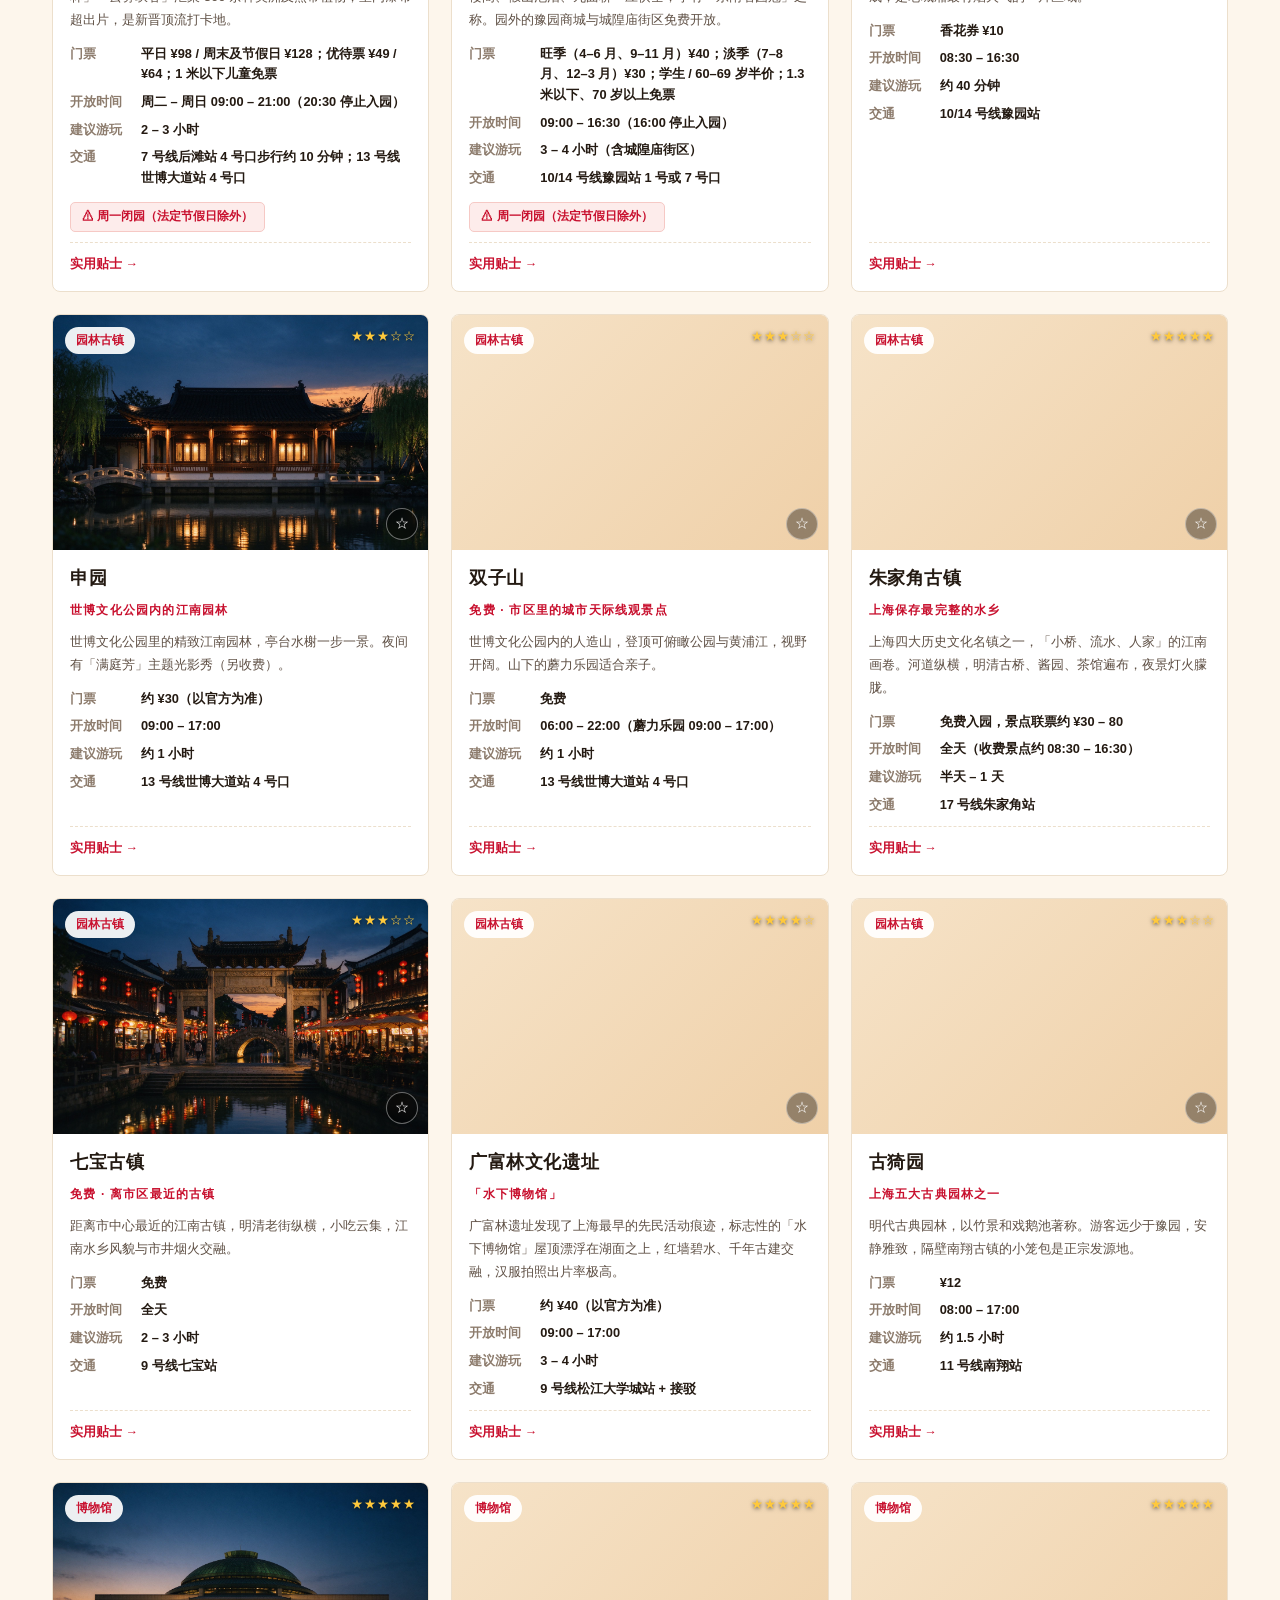
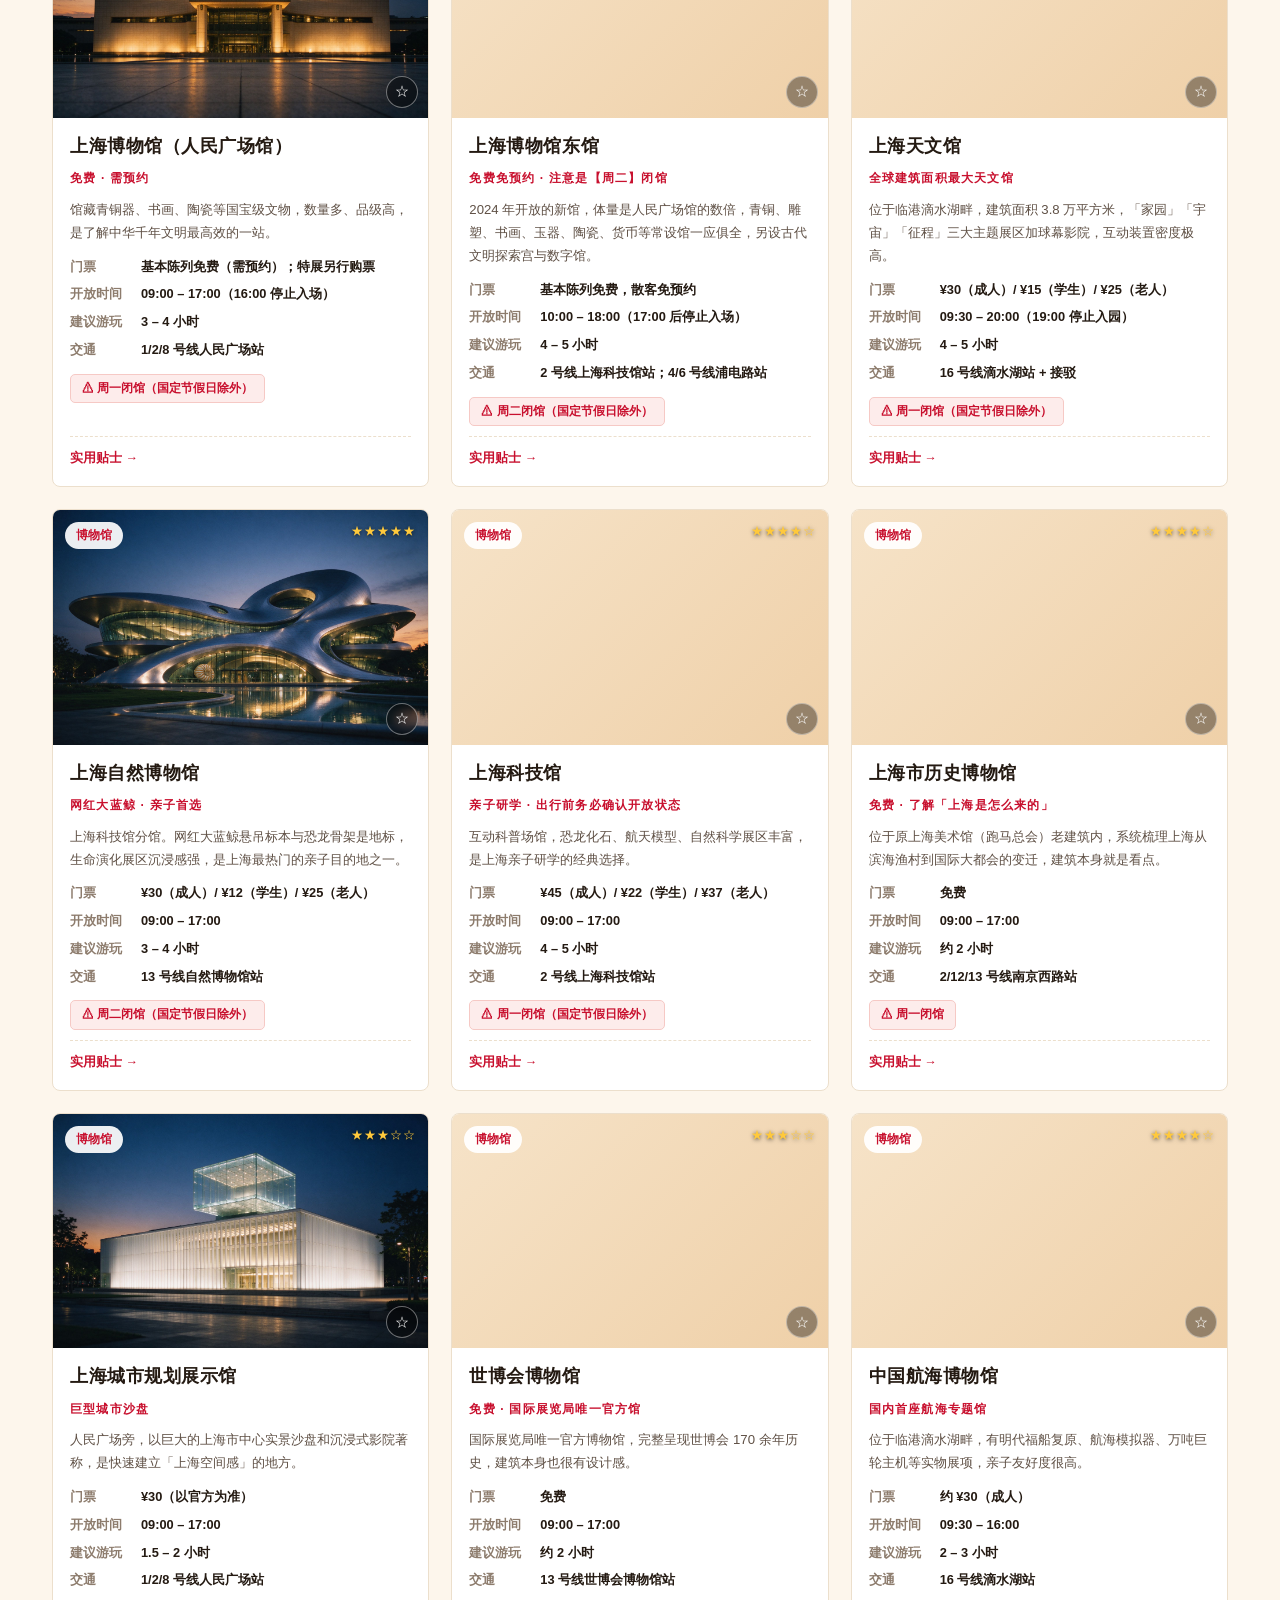
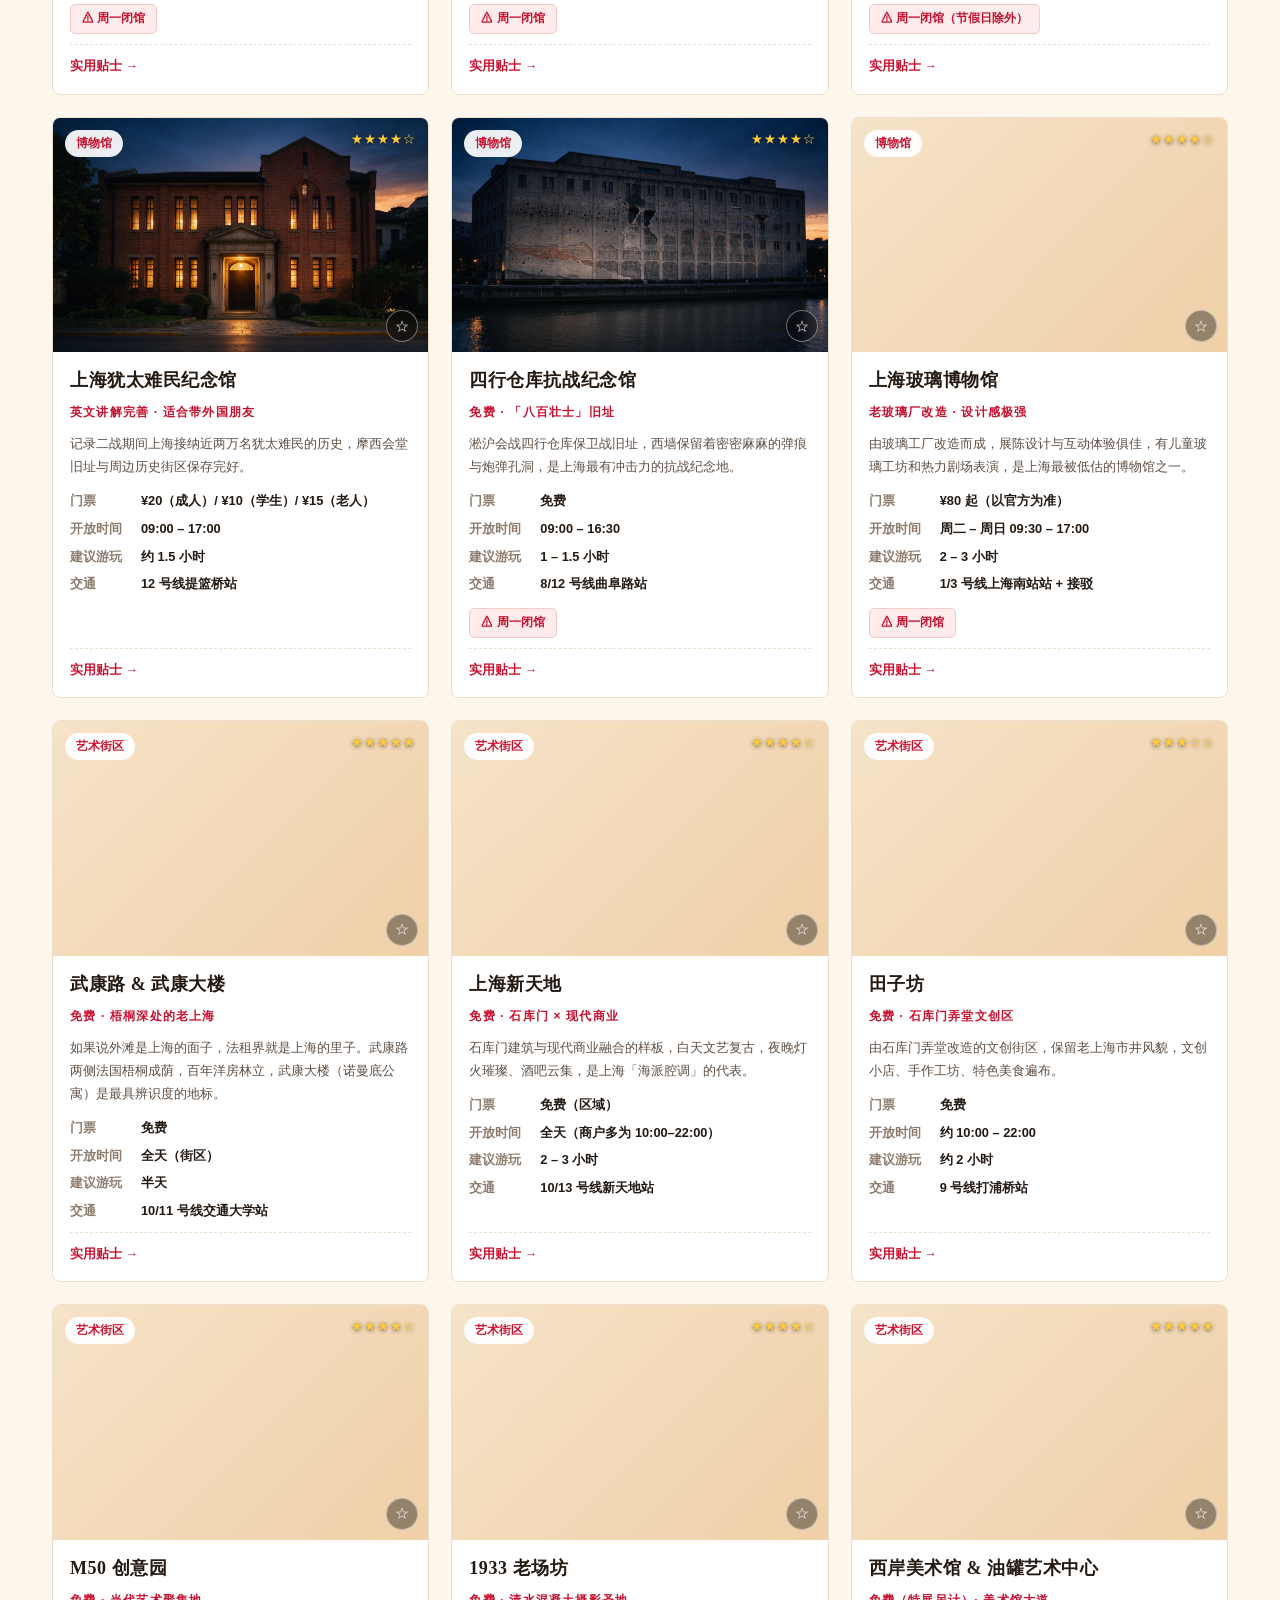
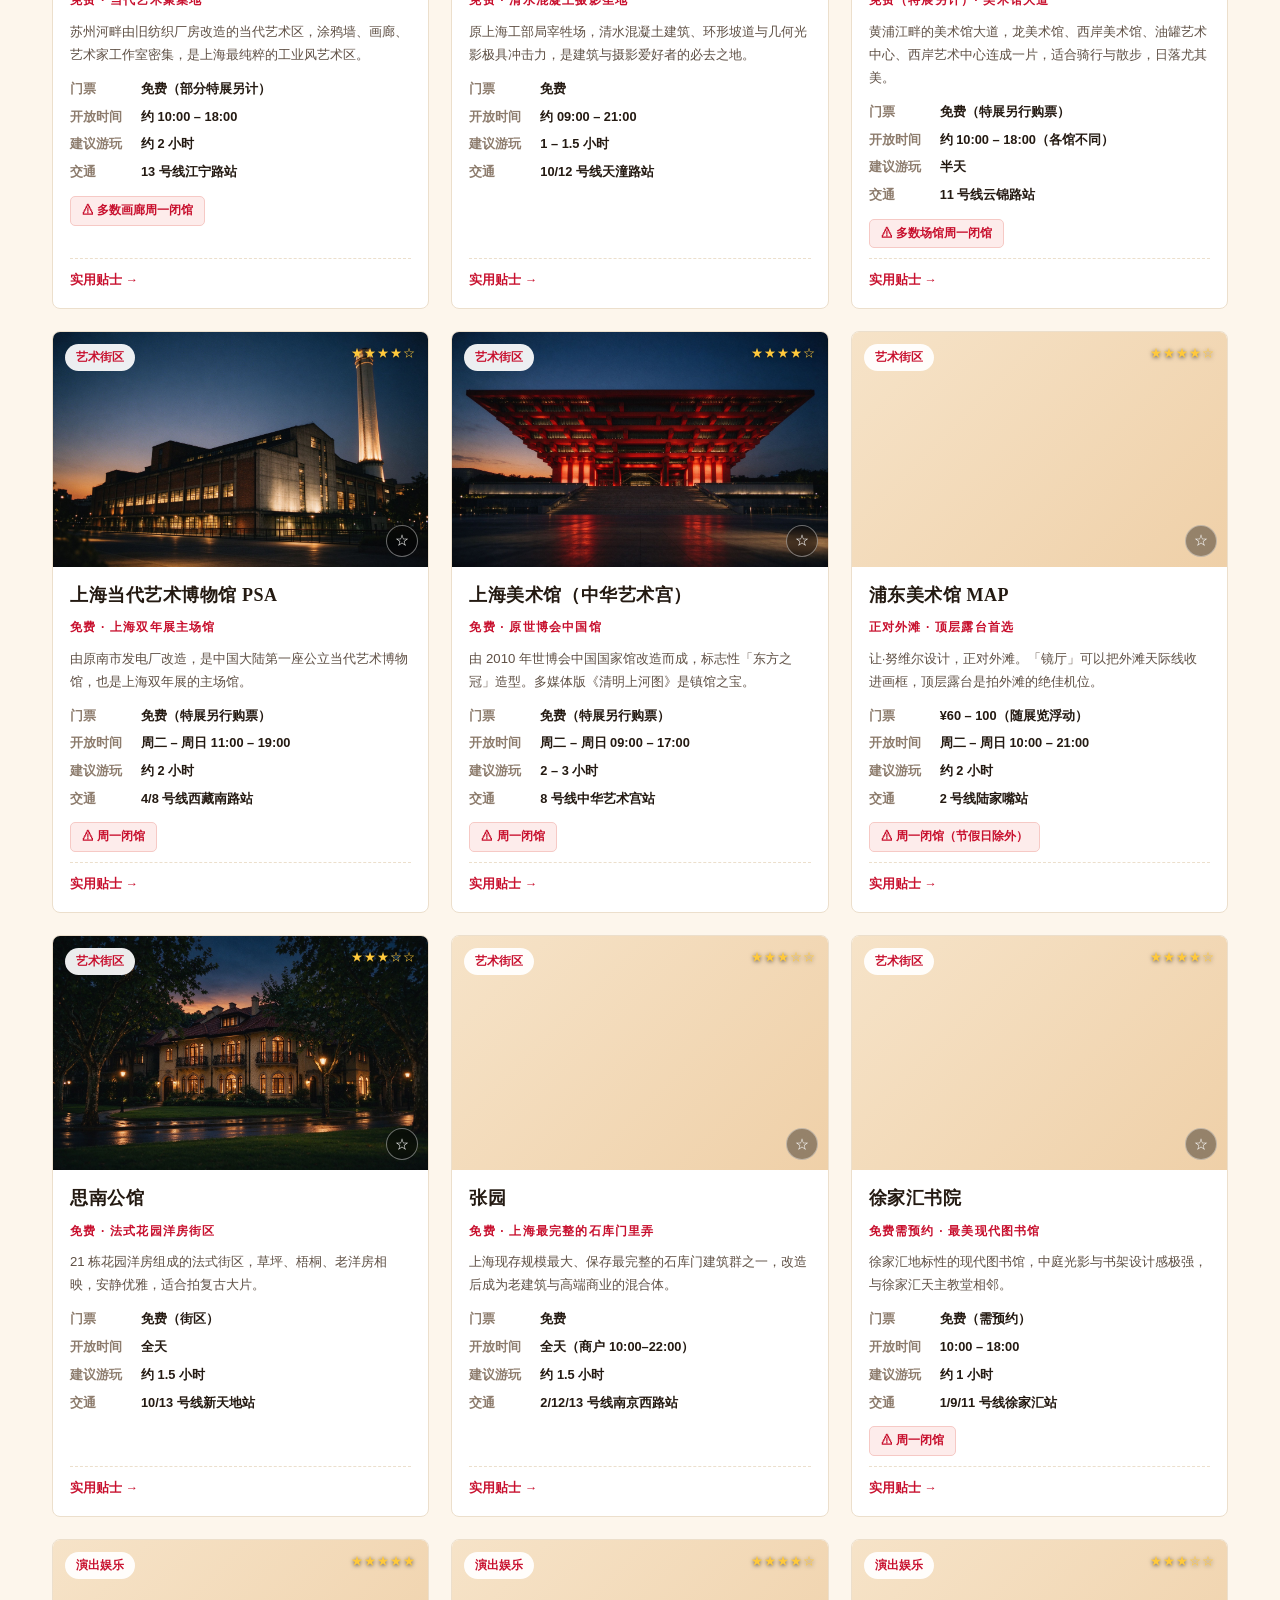
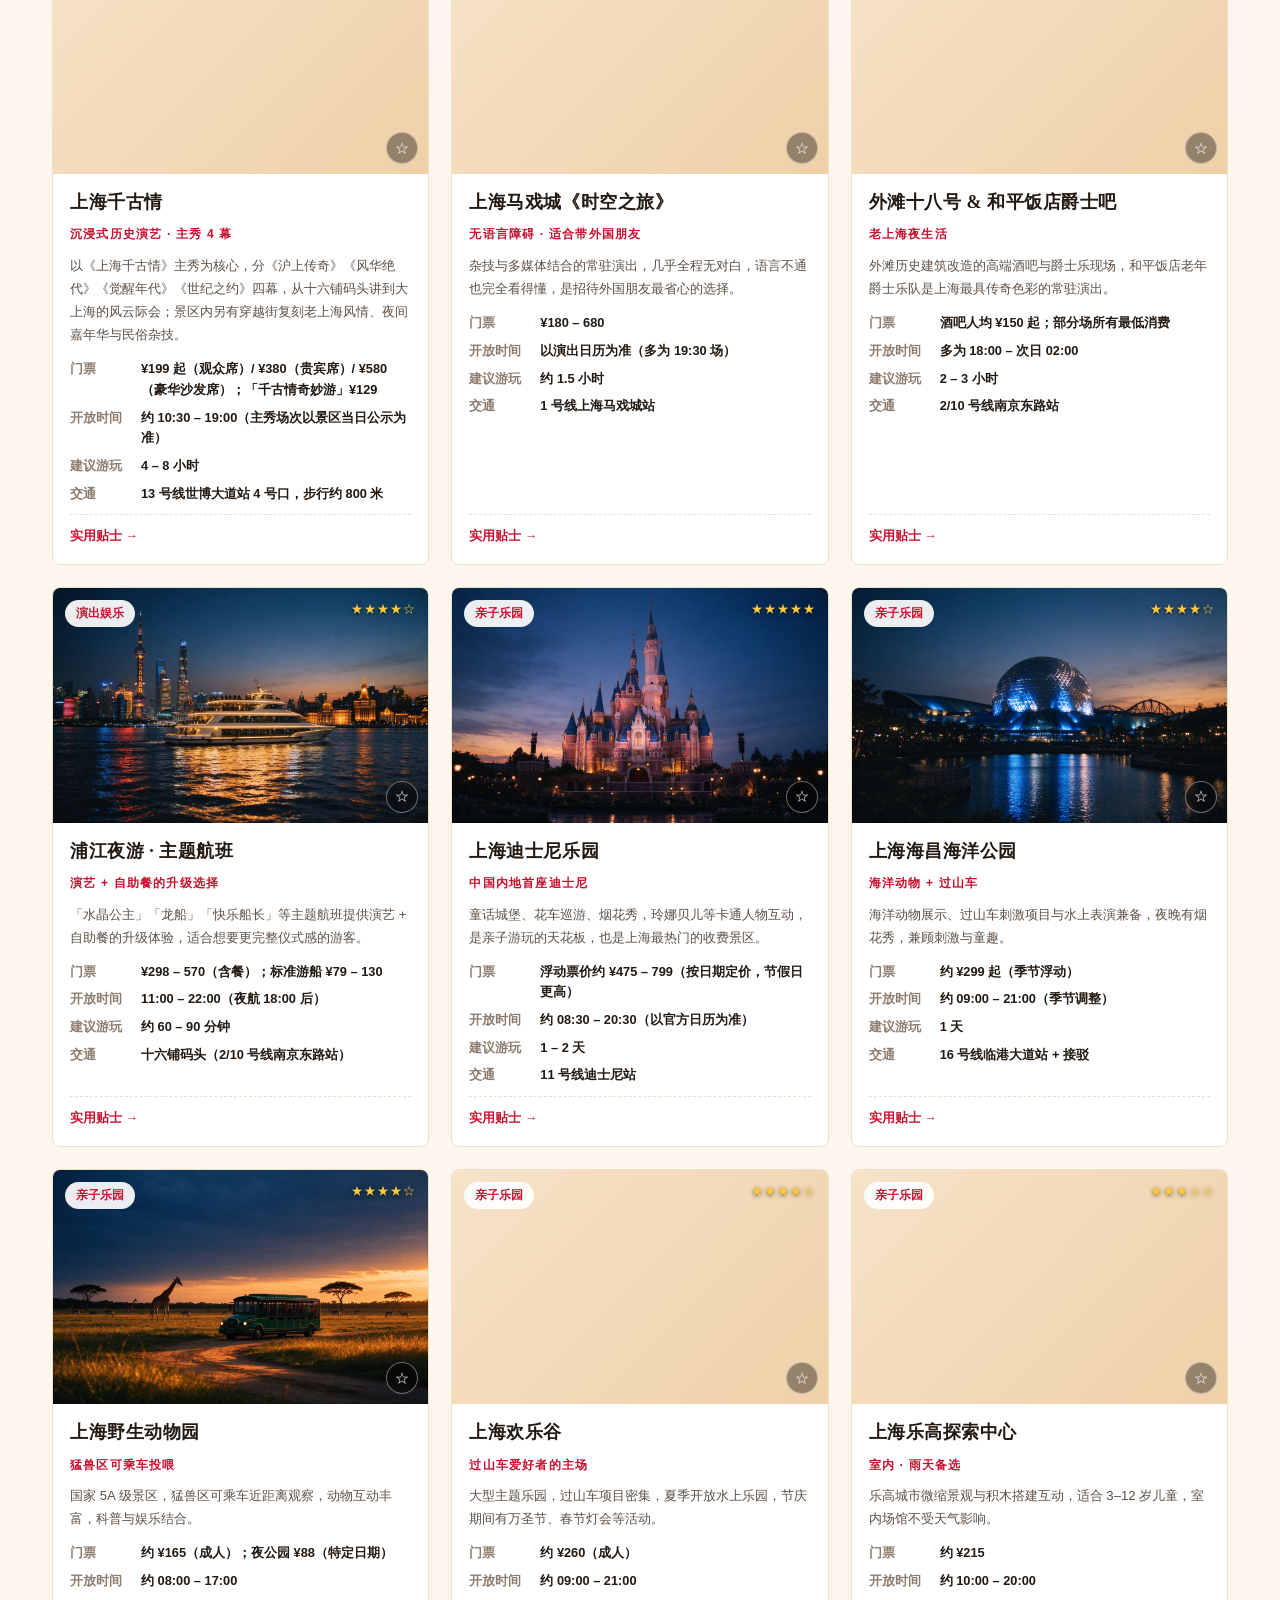
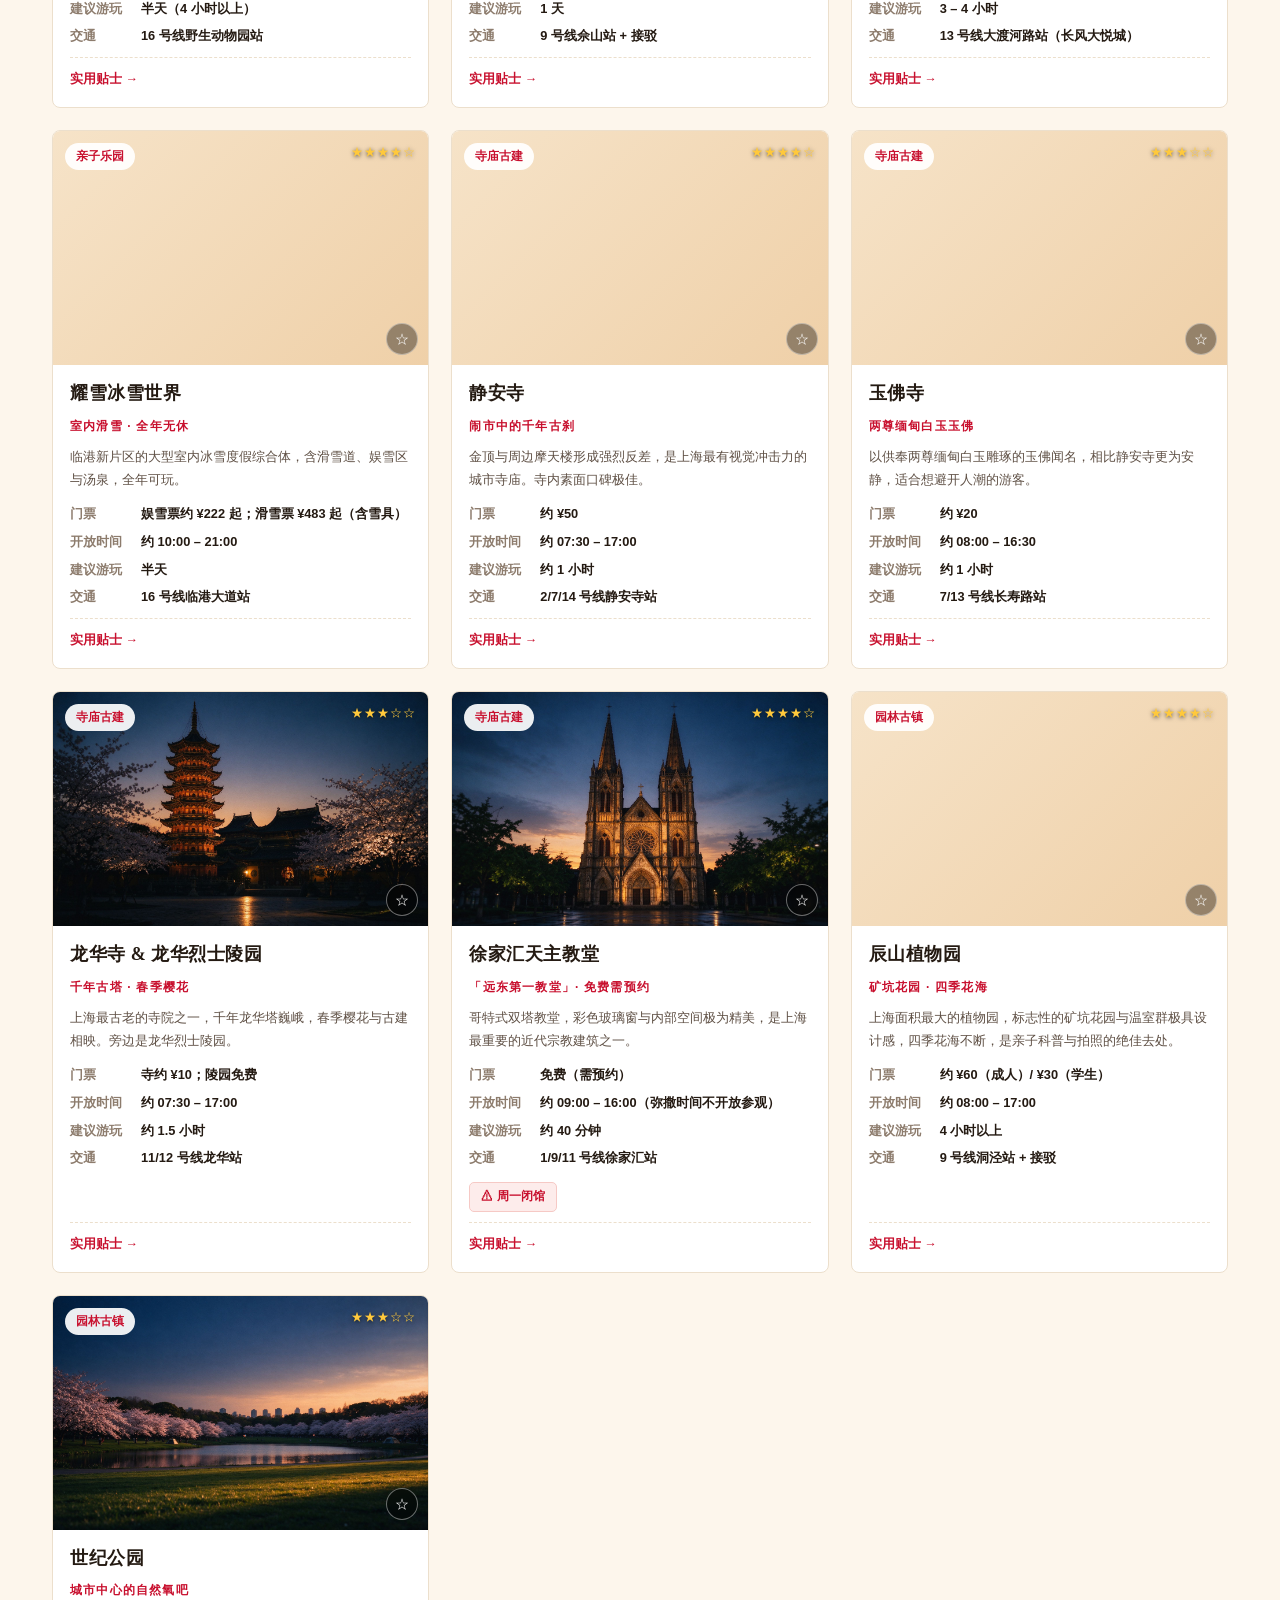
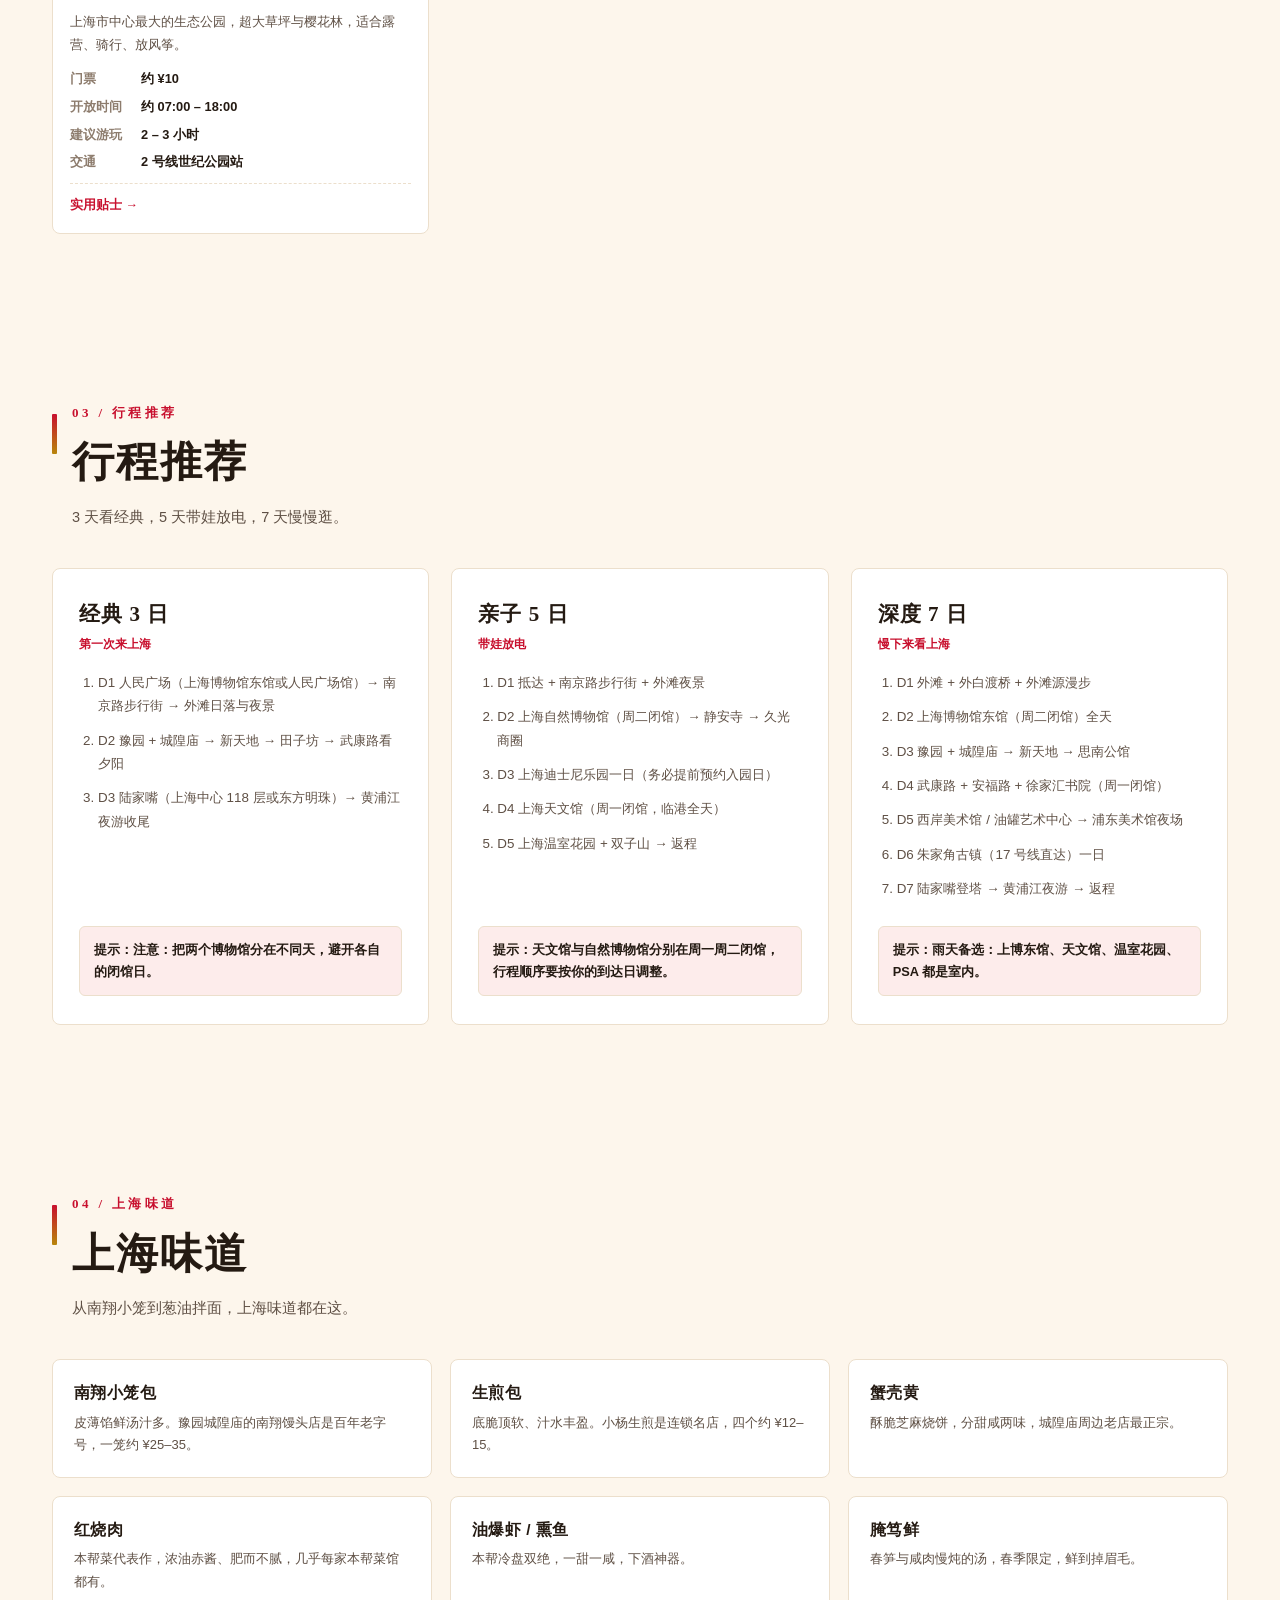
<file: zh/index.html>
<!DOCTYPE html>
<html lang="zh-CN">
<head>
<meta charset="UTF-8">
<meta name="viewport" content="width=device-width, initial-scale=1, viewport-fit=cover">
<title>欢迎来上海 · 实用旅行指南</title>
<meta name="description" content="上海旅行实用指南：58 个精选景点的门票价格、建议游玩时长、交通方式与闭馆日提醒，附行前须知、避坑清单与行程推荐。">
<meta name="keywords" content="上海旅行, 上海攻略, 上海景点门票, 上海地铁, 闭馆日, 行程推荐">
<meta name="author" content="kingsir">
<meta name="robots" content="index, follow">
<meta name="theme-color" content="#3a0d10">
<link rel="canonical" href="https://kingsir.work/travel-shanghai/zh/">
<link rel="alternate" hreflang="zh-CN" href="https://kingsir.work/travel-shanghai/zh/">
<link rel="alternate" hreflang="en" href="https://kingsir.work/travel-shanghai/en/">
<link rel="alternate" hreflang="x-default" href="https://kingsir.work/travel-shanghai/">

<meta property="og:type" content="article">
<meta property="og:site_name" content="欢迎来上海">
<meta property="og:locale" content="zh_CN">
<meta property="og:locale:alternate" content="en_US">
<meta property="og:title" content="欢迎来上海 · 实用旅行指南">
<meta property="og:description" content="58 个精选景点的门票价格、建议游玩时长、交通方式与闭馆日提醒，附行前须知、避坑清单与行程推荐。">
<meta property="og:url" content="https://kingsir.work/travel-shanghai/zh/">
<meta property="og:image" content="https://kingsir.work/travel-shanghai/assets/img/og-zh.jpg">
<meta property="og:image:width" content="1200">
<meta property="og:image:height" content="630">
<meta property="og:image:alt" content="分享卡：深红色调的外滩夜景，叠着「欢迎来上海 · 实用旅行指南」字样">
<meta name="twitter:card" content="summary_large_image">
<meta name="twitter:title" content="欢迎来上海 · 实用旅行指南">
<meta name="twitter:description" content="58 个精选景点的门票、时长、交通与闭馆日，一屏查完。">
<meta name="twitter:image" content="https://kingsir.work/travel-shanghai/assets/img/og-zh.jpg">

<script type="application/ld+json">
{
  "@context": "https://schema.org",
  "@graph": [
    {
      "@type": "WebSite",
      "@id": "https://kingsir.work/travel-shanghai/#website",
      "url": "https://kingsir.work/travel-shanghai/",
      "name": "欢迎来上海 · Shanghai Travel Guide",
      "inLanguage": "zh-CN",
      "publisher": { "@id": "https://kingsir.work/#person" }
    },
    {
      "@type": "Person",
      "@id": "https://kingsir.work/#person",
      "name": "kingsir",
      "url": "https://kingsir.work/about/",
      "sameAs": ["https://github.com/isnotry"]
    },
    {
      "@type": "WebPage",
      "@id": "https://kingsir.work/travel-shanghai/zh/#webpage",
      "url": "https://kingsir.work/travel-shanghai/zh/",
      "name": "欢迎来上海 · 实用旅行指南",
      "description": "58 个精选景点的门票价格、建议游玩时长、交通方式与闭馆日提醒，附行前须知、避坑清单与行程推荐。",
      "isPartOf": { "@id": "https://kingsir.work/travel-shanghai/#website" },
      "inLanguage": "zh-CN",
      "primaryImageOfPage": {
        "@type": "ImageObject",
        "url": "https://kingsir.work/travel-shanghai/assets/img/og-zh.jpg",
        "width": 1200,
        "height": 630
      }
    },
    {
      "@type": "BreadcrumbList",
      "itemListElement": [
        {
          "@type": "ListItem",
          "position": 1,
          "name": "kingsir's Work",
          "item": "https://kingsir.work/"
        },
        {
          "@type": "ListItem",
          "position": 2,
          "name": "上海旅行指南",
          "item": "https://kingsir.work/travel-shanghai/"
        },
        {
          "@type": "ListItem",
          "position": 3,
          "name": "中文版"
        }
      ]
    }
  ]
}
</script>
<link rel="stylesheet" href="../assets/css/common.css">
<link rel="stylesheet" href="../assets/css/theme-zh.css">
</head>
<body data-lang="zh">

<header class="topbar">
  <div class="wrap topbar-in">
    <div class="brand"><span class="dot"></span><span id="brand-text">欢迎来上海</span></div>
    <nav class="navlinks" id="nav"></nav>
    <a class="langbtn" id="swap" href="../en/" title="切换英文版">EN</a>
  </div>
</header>

<main>
  <!-- 静态 fallback：本页正文由 app.js 渲染，不跑 JS 的爬虫只看得到空 div。
       app.js 的 renderHero() 会整块替换 #hero 的内容，所以这里写的文案不会和线上打架，
       有 JS 的用户看到的仍是原来那一版。 -->
  <section class="hero" id="hero">
    <div class="hero-in wrap">
      <div class="hero-copy">
        <span class="kicker">魔都 · 实用旅行指南</span>
        <h1>欢迎来上海 · 实用旅行指南</h1>
        <p class="hero-lead">58 个精选景点：门票多少、玩多久、哪天闭馆、怎么避坑，一条条列清楚。</p>
      </div>
    </div>
  </section>

  <section id="tips">
    <div class="wrap">
      <div id="alert"></div>
      <div class="sechead">
        <span class="num">01 / 行前必读</span>
        <h2 id="sec-tips-title"></h2>
        <p id="sec-tips-sub"></p>
      </div>
      <div class="notes-grid" id="notes"></div>
      <div id="warnings"></div>
    </div>
  </section>

  <section id="sights">
    <div class="wrap">
      <div class="sechead">
        <span class="num">02 / 景点大全</span>
        <h2 id="sec-sights-title"></h2>
        <p id="sec-sights-sub"></p>
      </div>
      <div class="filters" id="filters"></div>
      <div class="fav-strip" id="favstrip"></div>
      <div class="count" id="count"></div>
      <div class="cards" id="cards"></div>
    </div>
  </section>

  <section id="itineraries">
    <div class="wrap">
      <div class="sechead">
        <span class="num">03 / 行程推荐</span>
        <h2 id="sec-itin-title"></h2>
        <p id="sec-itin-sub"></p>
      </div>
      <div class="itins" id="itins"></div>
    </div>
  </section>

  <section id="food">
    <div class="wrap">
      <div class="sechead">
        <span class="num">04 / 上海味道</span>
      <h2 id="sec-food-title"></h2>
      <p id="sec-food-sub"></p>
      </div>
      <div class="food-grid" id="foodlist"></div>
    </div>
  </section>

  <section id="practical">
    <div class="wrap">
      <div class="sechead">
        <span class="num">05 / 实用速查</span>
        <h2 id="sec-ess-title"></h2>
        <p id="sec-ess-sub"></p>
      </div>
      <div class="ess-grid" id="ess"></div>
    </div>
  </section>
</main>

<footer>
  <div class="wrap">
    <p class="disclaimer" id="foot-note"></p>
    <p>Shanghai Travel Guide · 1024 造物挑战<br />
      <a class="repo-link" href="https://github.com/isnotry/travel-shanghai" target="_blank" rel="noopener noreferrer">GitHub 开源仓库</a>
    </p>
  </div>
</footer>

<div class="modal" id="modal">
  <div class="modal-bg"></div>
  <div class="modal-box" id="modal-box"></div>
</div>

<button class="totop" id="totop" title="回到顶部" aria-label="回到顶部">&#8593;</button>

<script src="../assets/js/data.js"></script>
<script src="../assets/js/content.js"></script>
<script src="../assets/js/app.js"></script>
</body>
</html>
</file>
<file: assets/css/common.css>
/* Shanghai Travel - shared layout */
*,
*::before,
*::after { box-sizing: border-box; }

html { scroll-behavior: smooth; }

body {
  margin: 0;
  background: var(--bg);
  color: var(--text);
  font-family: var(--font-sans);
  font-size: var(--fs-body);
  line-height: var(--lh);
  -webkit-font-smoothing: antialiased;
  text-rendering: optimizeLegibility;
}

img { max-width: 100%; display: block; }
a { color: inherit; text-decoration: none; }
button { font: inherit; cursor: pointer; }

:root {
  --maxw: 1220px;
  --fs-body: 15px;
  --lh: 1.65;
  --radius: 10px;
  --gap: 20px;
  --sec-pad: 68px;
}

.wrap {
  width: 100%;
  max-width: var(--maxw);
  margin: 0 auto;
  padding: 0 22px;
}

section { padding: var(--sec-pad) 0; }

/* ---------- top bar ---------- */
.topbar {
  position: sticky;
  top: 0;
  z-index: 60;
  backdrop-filter: blur(14px);
  -webkit-backdrop-filter: blur(14px);
  background: var(--topbar-bg);
  border-bottom: 1px solid var(--line);
}

.topbar-in {
  display: flex;
  align-items: center;
  gap: 16px;
  height: calc(var(--topbar-h) + env(safe-area-inset-top));
  padding-top: env(safe-area-inset-top);
}

.brand {
  font-family: var(--font-display);
  font-size: 18px;
  font-weight: 800;
  letter-spacing: 0.02em;
  white-space: nowrap;
  display: flex;
  align-items: center;
  gap: 8px;
}

.brand .dot {
  width: 9px;
  height: 9px;
  border-radius: 50%;
  background: var(--accent);
  box-shadow: 0 0 0 3px var(--accent-soft);
}

.navlinks {
  display: flex;
  gap: 4px;
  margin-left: auto;
  align-items: center;
}

.navlinks a {
  padding: 7px 12px;
  border-radius: 7px;
  font-size: var(--fs-nav);
  color: var(--text-2);
  font-weight: 600;
  transition: background 0.18s, color 0.18s;
}

.navlinks a:hover { background: var(--accent-soft); color: var(--accent); }

.langbtn {
  display: inline-flex;
  align-items: center;
  gap: 6px;
  padding: 6px 13px;
  border-radius: 999px;
  border: 1px solid var(--line-strong);
  background: transparent;
  color: var(--text);
  font-size: var(--fs-nav);
  font-weight: 700;
  transition: all 0.18s;
}

.langbtn:hover { background: var(--accent); color: var(--accent-contrast); border-color: var(--accent); }

/* ---------- hero ---------- */
.hero { position: relative; overflow: hidden; padding: 0; }

.hero-media {
  position: absolute;
  inset: 0;
  z-index: 0;
}

.hero-media img {
  width: 100%;
  height: 100%;
  object-fit: cover;
}

.hero-scrim {
  position: absolute;
  inset: 0;
  background: var(--hero-scrim);
}

.hero-in {
  position: relative;
  z-index: 2;
  padding: 96px 0 76px;
}

.kicker {
  display: inline-block;
  font-size: var(--fs-kicker);
  font-weight: 700;
  letter-spacing: 0.16em;
  text-transform: uppercase;
  color: var(--hero-kicker);
  margin-bottom: 18px;
}

.hero h1 {
  font-family: var(--font-display);
  font-size: var(--fs-h1);
  line-height: 1.08;
  margin: 0 0 20px;
  font-weight: 800;
  letter-spacing: -0.015em;
  white-space: pre-line;
  color: var(--hero-title);
}

.hero-lead {
  font-size: var(--fs-lead);
  max-width: 620px;
  color: var(--hero-lead);
  margin: 0 0 34px;
  line-height: 1.7;
}

.hero-stats {
  display: flex;
  flex-wrap: wrap;
  gap: 12px;
}

.stat {
  background: var(--stat-bg);
  border: 1px solid var(--stat-line);
  border-radius: var(--radius);
  padding: 13px 20px;
  min-width: 108px;
}

.stat b {
  display: block;
  font-family: var(--font-display);
  font-size: 22px;
  line-height: 1.2;
  color: var(--stat-n);
}

.stat span { font-size: 12px; color: var(--text-2); font-weight: 600; }

/* ---------- alert ---------- */
.alert {
  display: flex;
  gap: 15px;
  align-items: flex-start;
  border-radius: var(--radius);
  padding: 18px 20px;
  background: var(--warn-bg);
  border: 1px solid var(--warn-line);
  border-left: 5px solid var(--warn);
  margin-bottom: 30px;
}

.alert .ic { font-size: 22px; line-height: 1.2; }
.alert h3 { margin: 0 0 7px; font-size: 15px; font-weight: 800; color: var(--warn); }
.alert p { margin: 0 0 6px; font-size: 13.5px; color: var(--text-2); line-height: 1.68; }
.alert p:last-child { margin-bottom: 0; }

/* ---------- section head ---------- */
.sechead { margin-bottom: 30px; }

.sechead .num {
  font-family: var(--font-display);
  font-size: 12px;
  font-weight: 800;
  letter-spacing: 0.18em;
  color: var(--accent);
  display: block;
  margin-bottom: 9px;
}

.sechead h2 {
  font-family: var(--font-display);
  font-size: var(--fs-h2);
  margin: 0;
  font-weight: 800;
  letter-spacing: -0.01em;
}

.sechead p {
  margin: 10px 0 0;
  color: var(--text-2);
  font-size: 14px;
  max-width: 640px;
}

/* ---------- notes ---------- */
.notes-grid {
  display: grid;
  grid-template-columns: repeat(auto-fill, minmax(min(320px, 100%), 1fr));
  gap: var(--gap);
}

.note {
  background: var(--surface);
  border: 1px solid var(--line);
  border-radius: var(--radius);
  padding: 22px;
}

.note-h {
  display: flex;
  align-items: center;
  gap: 11px;
  margin-bottom: 14px;
}

.note-h .ic {
  width: 36px;
  height: 36px;
  border-radius: 9px;
  background: var(--accent-soft);
  display: grid;
  place-items: center;
  font-size: 18px;
  flex: 0 0 36px;
}

.note-h h3 { margin: 0; font-size: 15.5px; font-weight: 800; }

.note ul { margin: 0; padding-left: 18px; }
.note li { font-size: 13.2px; color: var(--text-2); margin-bottom: 8px; line-height: 1.66; }
.note li:last-child { margin-bottom: 0; }

/* ---------- warnings ---------- */
.warn-box {
  background: var(--surface);
  border: 1px solid var(--warn-line);
  border-radius: var(--radius);
  padding: 26px;
  margin-top: 26px;
}

.warn-box h3 {
  margin: 0 0 16px;
  font-size: 16px;
  font-weight: 800;
  color: var(--warn);
  display: flex;
  align-items: center;
  gap: 9px;
}

.warn-list {
  display: grid;
  grid-template-columns: repeat(auto-fill, minmax(min(340px, 100%), 1fr));
  gap: 11px;
  list-style: none;
  margin: 0;
  padding: 0;
}

.warn-list li {
  position: relative;
  padding-left: 26px;
  font-size: 13.2px;
  color: var(--text-2);
  line-height: 1.62;
}

.warn-list li::before {
  content: '✕';
  position: absolute;
  left: 0;
  top: 1px;
  color: var(--warn);
  font-weight: 900;
  font-size: 12px;
}

/* ---------- attractions ---------- */
.filters {
  display: flex;
  flex-wrap: wrap;
  gap: 9px;
  align-items: center;
  margin-bottom: 22px;
}

/* chips live in their own row so phones can scroll them horizontally
   while the search box stays on a separate, full-width line */
.chip-row {
  display: flex;
  flex-wrap: wrap;
  gap: 9px;
  align-items: center;
  min-width: 0;
}

.chip {
  padding: 7px 15px;
  border-radius: 999px;
  border: 1px solid var(--line-strong);
  background: transparent;
  color: var(--text-2);
  font-size: 13px;
  font-weight: 700;
  transition: all 0.16s;
}

.chip:hover { border-color: var(--accent); color: var(--accent); }

.chip.on {
  background: var(--accent);
  color: var(--accent-contrast);
  border-color: var(--accent);
}

.searchbox {
  margin-left: auto;
  position: relative;
}

.searchbox input {
  width: 240px;
  padding: 8px 14px;
  border-radius: 999px;
  border: 1px solid var(--line-strong);
  background: var(--surface);
  color: var(--text);
  font-size: 13px;
  outline: none;
}

.searchbox input:focus { border-color: var(--accent); }

.count {
  font-size: 12.5px;
  color: var(--text-2);
  margin-bottom: 18px;
  font-weight: 600;
}

.cards {
  display: grid;
  grid-template-columns: repeat(auto-fill, minmax(min(300px, 100%), 1fr));
  gap: var(--gap);
}

.card {
  background: var(--surface);
  border: 1px solid var(--line);
  border-radius: var(--radius);
  overflow: hidden;
  display: flex;
  flex-direction: column;
  transition: transform 0.2s, box-shadow 0.2s, border-color 0.2s;
}

.card:hover {
  transform: translateY(-3px);
  box-shadow: var(--shadow-hover);
  border-color: var(--line-strong);
}

.card-media {
  position: relative;
  aspect-ratio: 16 / 10;
  overflow: hidden;
  background: var(--ph-bg);
}

.card-media img {
  width: 100%;
  height: 100%;
  object-fit: cover;
}

.card-ph {
  width: 100%;
  height: 100%;
  display: grid;
  place-items: center;
  background: var(--ph-bg);
}

.card-ph span { font-size: 46px; opacity: .9; }

.badge-cat {
  position: absolute;
  left: 12px;
  top: 12px;
  padding: 4px 11px;
  border-radius: 999px;
  font-size: 11.5px;
  font-weight: 800;
  background: var(--badge-bg);
  color: var(--badge-fg);
  backdrop-filter: blur(6px);
}

.stars {
  position: absolute;
  right: 12px;
  top: 12px;
  font-size: 11.5px;
  color: #ffc93c;
  letter-spacing: 1px;
  text-shadow: 0 1px 4px rgba(0, 0, 0, .6);
}

.fav {
  position: absolute;
  right: 10px;
  bottom: 10px;
  width: 32px;
  height: 32px;
  border-radius: 50%;
  border: 1px solid rgba(255, 255, 255, .4);
  background: rgba(0, 0, 0, .38);
  color: #fff;
  display: grid;
  place-items: center;
  font-size: 14px;
  backdrop-filter: blur(6px);
  transition: all .16s;
}

.fav:hover { background: rgba(0, 0, 0, .62); transform: scale(1.08); }
.fav.on { background: var(--accent); color: var(--accent-contrast); border-color: transparent; }

.card-body { padding: 16px 18px 18px; display: flex; flex-direction: column; gap: 9px; flex: 1; }
.card-body h3 { margin: 0; font-size: 16px; font-weight: 800; font-family: var(--font-display); }
.card-sub { font-size: 12.5px; color: var(--accent); font-weight: 700; }
.card-desc { font-size: 13px; color: var(--text-2); margin: 0; line-height: 1.65; }

.meta { display: grid; gap: 6px; margin-top: 2px; }

.meta-row {
  display: flex;
  gap: 9px;
  font-size: 12.6px;
  line-height: 1.55;
}

.meta-row .k {
  flex: 0 0 var(--meta-k-w);
  color: var(--text-3);
  font-weight: 700;
}

.meta-row .v { color: var(--text); font-weight: 600; }

.closed-tag {
  display: inline-flex;
  align-items: center;
  gap: 6px;
  background: var(--warn-bg);
  color: var(--warn);
  border: 1px solid var(--warn-line);
  padding: 3px 10px;
  border-radius: 6px;
  font-size: 12px;
  font-weight: 800;
  margin-top: 3px;
  align-self: flex-start;
}

.card-more {
  margin-top: auto;
  padding-top: 10px;
  font-size: 12.5px;
  font-weight: 800;
  color: var(--accent);
  border-top: 1px dashed var(--line);
}

/* ---------- modal ---------- */
.modal {
  position: fixed;
  inset: 0;
  z-index: 200;
  display: none;
  align-items: center;
  justify-content: center;
  padding: 20px;
}

.modal.on { display: flex; }

.modal-bg {
  position: absolute;
  inset: 0;
  background: rgba(8, 10, 14, .74);
  backdrop-filter: blur(4px);
}

.modal-box {
  position: relative;
  background: var(--surface);
  border: 1px solid var(--line-strong);
  border-radius: 14px;
  max-width: 640px;
  width: 100%;
  max-height: 86vh;
  overflow: auto;
  box-shadow: 0 30px 80px rgba(0, 0, 0, .5);
}

.modal-media { aspect-ratio: 16 / 9; overflow: hidden; background: var(--ph-bg); }
.modal-media img { width: 100%; height: 100%; object-fit: cover; }
.modal-media .card-ph { aspect-ratio: 16/9; }

.modal-in { padding: 24px 26px 28px; }
.modal-in h3 { margin: 0 0 6px; font-size: 21px; font-weight: 800; font-family: var(--font-display); }
.modal-sub { color: var(--accent); font-weight: 700; font-size: 13px; margin: 0 0 14px; }
.modal-in > p { color: var(--text-2); font-size: 14px; line-height: 1.72; margin: 0 0 18px; }

.modal-table { display: grid; gap: 8px; margin-bottom: 20px; }

.modal-close {
  position: absolute;
  right: 12px;
  top: 12px;
  width: 34px;
  height: 34px;
  border-radius: 50%;
  border: none;
  background: rgba(0, 0, 0, .5);
  color: #fff;
  font-size: 17px;
  display: grid;
  place-items: center;
}

.tips-list h4 {
  margin: 0 0 11px;
  font-size: 13.5px;
  font-weight: 800;
  letter-spacing: .04em;
}

.tips-list ul { margin: 0; padding-left: 19px; }
.tips-list li { font-size: 13.2px; color: var(--text-2); margin-bottom: 8px; line-height: 1.62; }

/* ---------- itineraries ---------- */
.itins { display: grid; grid-template-columns: repeat(auto-fit, minmax(min(310px, 100%), 1fr)); gap: var(--gap); }

.itin {
  background: var(--surface);
  border: 1px solid var(--line);
  border-radius: var(--radius);
  padding: 24px;
  display: flex;
  flex-direction: column;
}

.itin h3 { margin: 0 0 4px; font-size: 18px; font-weight: 800; font-family: var(--font-display); }
.itin .tag { font-size: 12px; color: var(--accent); font-weight: 700; margin-bottom: 16px; }
.itin ol { margin: 0 0 15px; padding-left: 19px; flex: 1; }
.itin li { font-size: 13.2px; color: var(--text-2); margin-bottom: 10px; line-height: 1.62; }
.itin .note {
  font-size: 12.5px;
  background: var(--accent-soft);
  border-radius: 7px;
  padding: 10px 12px;
  color: var(--text);
  font-weight: 600;
  line-height: 1.6;
}

/* ---------- food ---------- */
.food-grid {
  display: grid;
  grid-template-columns: repeat(auto-fill, minmax(min(280px, 100%), 1fr));
  gap: 14px;
}

.food-item {
  background: var(--surface);
  border: 1px solid var(--line);
  border-radius: var(--radius);
  padding: 17px 19px;
}

.food-item h4 { margin: 0 0 6px; font-size: 14.5px; font-weight: 800; }
.food-item p { margin: 0; font-size: 12.8px; color: var(--text-2); line-height: 1.62; }

/* ---------- essentials ---------- */
.ess-grid { display: grid; grid-template-columns: repeat(auto-fit, minmax(min(300px, 100%), 1fr)); gap: var(--gap); }

.ess {
  background: var(--surface);
  border: 1px solid var(--line);
  border-radius: var(--radius);
  padding: 22px;
}

.ess h3 { margin: 0 0 14px; font-size: 15.5px; font-weight: 800; }
.ess dl { margin: 0; display: grid; gap: 9px; }

.ess .row {
  display: flex;
  justify-content: space-between;
  gap: 14px;
  border-bottom: 1px dashed var(--line);
  padding-bottom: 8px;
}

.ess .row:last-child { border-bottom: none; padding-bottom: 0; }
.ess dt { font-size: 13px; color: var(--text-2); font-weight: 600; }
.ess dd { margin: 0; font-size: 13.5px; font-weight: 800; font-family: var(--font-display); }

.ess ul { margin: 0; padding-left: 18px; }
.ess li { font-size: 13px; color: var(--text-2); margin-bottom: 8px; line-height: 1.62; }
.ess li:last-child { margin-bottom: 0; }

.pills { display: flex; flex-wrap: wrap; gap: 8px; }

.pill {
  padding: 5px 13px;
  border-radius: 999px;
  background: var(--accent-soft);
  color: var(--accent);
  font-size: 12.5px;
  font-weight: 700;
}

/* ---------- footer ---------- */
footer {
  border-top: 1px solid var(--line);
  padding: 34px 0 46px;
  color: var(--text-3);
  font-size: 12.5px;
}

footer .wrap { display: flex; flex-wrap: wrap; gap: 14px; justify-content: space-between; align-items: center; }

.disclaimer { max-width: 720px; line-height: 1.7; }

/* link back to the open-source repo - inherits the theme accent in both editions */
footer .repo-link {
  color: var(--text-3);
  text-decoration: underline;
  text-decoration-color: var(--line-strong);
  text-underline-offset: 3px;
  transition: color .2s ease, text-decoration-color .2s ease;
}

footer .repo-link:hover {
  color: var(--accent);
  text-decoration-color: var(--accent);
}

@media (hover: none) {
  footer .repo-link:hover {
    color: var(--text-3);
    text-decoration-color: var(--line-strong);
  }
}

/* ---------- back to top ---------- */
.totop {
  position: fixed;
  right: 20px;
  bottom: 20px;
  z-index: 80;
  width: 44px;
  height: 44px;
  border-radius: 50%;
  border: 1px solid var(--line-strong);
  background: var(--surface);
  color: var(--text);
  display: grid;
  place-items: center;
  font-size: 17px;
  opacity: 0;
  pointer-events: none;
  transition: opacity .2s, transform .2s;
}

.totop.on { opacity: 1; pointer-events: auto; }
.totop:hover { transform: translateY(-3px); border-color: var(--accent); color: var(--accent); }

.empty {
  grid-column: 1 / -1;
  padding: 34px 0;
  color: var(--text-2);
  font-size: 14px;
}

.updated {
  margin-top: 18px;
  font-size: 12px;
  color: var(--text-3);
  line-height: 1.7;
}

/* ---------- favourites strip ---------- */
.fav-strip {
  background: var(--surface);
  border: 1px solid var(--line);
  border-radius: var(--radius);
  padding: 16px 18px 18px;
  margin-bottom: 22px;
}

.fav-head {
  display: flex;
  align-items: baseline;
  gap: 9px;
  margin-bottom: 12px;
}

.fav-head h3 { margin: 0; font-size: 15px; font-weight: 800; font-family: var(--font-display); }
.fav-head span { font-size: 12px; color: var(--text-3); font-weight: 700; }

.fav-pills { display: flex; flex-wrap: wrap; gap: 8px; }

.fav-pill {
  padding: 6px 13px;
  border-radius: 999px;
  border: 1px solid var(--line-strong);
  background: transparent;
  color: var(--text);
  font-size: 12.5px;
  font-weight: 700;
  transition: all .16s;
}

.fav-pill:hover { border-color: var(--accent); color: var(--accent); }

/* ---------- reveal ---------- */
.reveal { opacity: 0; transform: translateY(16px); transition: opacity .6s ease, transform .6s ease; }
.reveal.in { opacity: 1; transform: none; }

/* ---------- responsive ---------- */
@media (max-width: 860px) {
  :root { --sec-pad: 50px; }

  /* top bar becomes two rows: brand + lang switch on top,
     nav links below as a horizontally scrollable tab strip */
  .topbar-in {
    flex-wrap: wrap;
    height: auto;
    padding-top: calc(env(safe-area-inset-top) + 8px);
    padding-bottom: 6px;
    gap: 0 14px;
    row-gap: 2px;
  }
  .brand { order: 1; }
  .langbtn { order: 2; margin-left: auto; }
  .navlinks {
    order: 3;
    display: flex;
    width: 100%;
    margin-left: 0;
    gap: 2px;
    overflow-x: auto;
    -webkit-overflow-scrolling: touch;
    scrollbar-width: none;
    padding: 4px 2px 6px;
  }
  .navlinks::-webkit-scrollbar { display: none; }
  .navlinks a { white-space: nowrap; flex: 0 0 auto; padding: 6px 9px; font-size: 13px; }

  .searchbox { margin-left: 0; width: 100%; }
  .searchbox input { width: 100%; }
  .hero-in { padding: 72px 0 56px; }
}

@media (max-width: 600px) {
  :root { --sec-pad: 44px; --gap: 16px; }

  .wrap { padding: 0 18px; }

  .hero-in { padding: 52px 0 42px; }
  .kicker { margin-bottom: 14px; }
  .hero-lead { margin-bottom: 26px; }
  .hero-stats { gap: 8px; }
  .stat { padding: 10px 12px; min-width: 0; flex: 1 1 calc(50% - 4px); }
  .stat b { font-size: 20px; }
  .stat span { font-size: 11px; }

  .alert { padding: 15px 16px; }
  .sechead { margin-bottom: 22px; }
  .sechead h2 { font-size: 26px; }

  /* filters: chips scroll sideways, search takes its own full line */
  .filters { flex-wrap: wrap; margin-bottom: 16px; }
  .chip-row {
    flex: 0 0 auto;
    max-width: 100%;
    flex-wrap: nowrap;
    overflow-x: auto;
    -webkit-overflow-scrolling: touch;
    scrollbar-width: none;
    gap: 8px;
    padding-bottom: 2px;
    margin-right: -18px;
    padding-right: 18px;
  }
  .chip-row::-webkit-scrollbar { display: none; }
  .chip { flex: 0 0 auto; padding: 8px 15px; font-size: 12.5px; }
  .searchbox { order: 99; flex-basis: 100%; margin-top: 10px; }

  /* larger touch targets */
  .fav { width: 40px; height: 40px; font-size: 17px; }
  .totop {
    right: 14px;
    bottom: calc(14px + env(safe-area-inset-bottom));
  }

  /* modal becomes a full-screen sheet on phones */
  .modal { padding: 0; }
  .modal-box {
    max-width: 100%;
    max-height: 100%;
    height: 100%;
    border-radius: 0;
    border: none;
  }
  .modal-in { padding: 18px 18px calc(34px + env(safe-area-inset-bottom)); }
  .modal-close { right: 14px; top: calc(12px + env(safe-area-inset-top)); }

  /* single-column grids at phone width */
  .notes-grid,
  .warn-list,
  .cards,
  .itins,
  .food-grid,
  .ess-grid { grid-template-columns: 1fr; }
  .card-body { padding: 14px 15px 16px; }
  .note { padding: 20px 18px; }
  .warn-box { padding: 20px 18px; }
  .itin { padding: 20px 18px; }
  .food-item { padding: 15px 16px; }
  .ess { padding: 20px 18px; }
  footer { padding: 26px 0 40px; }
}

@media (prefers-reduced-motion: reduce) {
  html { scroll-behavior: auto; }
  .reveal { opacity: 1; transform: none; transition: none; }
  .card:hover { transform: none; }
}

/* touch devices: drop hover states that would otherwise stick */
@media (hover: none) {
  .card:hover { transform: none; box-shadow: none; }
  .chip:hover, .fav-pill:hover, .langbtn:hover {
    border-color: var(--line-strong);
    color: var(--text-2);
  }
  .fav:hover { transform: none; }
  .totop:hover { transform: none; border-color: var(--line-strong); color: var(--text); }
}
</file>
<file: assets/css/theme-en.css>
/* English edition - dark, cinematic, editorial (tuned for international visitors) */
body[data-lang='en'] {
  --bg: #0b0e14;
  --bg-2: #121722;
  --surface: #141a25;
  --text: #f2ece0;
  --text-2: #a9a294;
  --text-3: #7d7768;
  --line: #232b3a;
  --line-strong: #33405a;
  --accent: #e8a33d;
  --accent-2: #5fd3c4;
  --accent-soft: rgba(232, 163, 61, .13);
  --accent-contrast: #12151c;
  --warn: #ff8b74;
  --warn-bg: rgba(255, 139, 116, .1);
  --warn-line: rgba(255, 139, 116, .3);
  --radius: 12px;
  --gap: 24px;
  --sec-pad: 88px;
  --fs-body: 15.5px;
  --fs-nav: 13.5px;
  --fs-kicker: 11.5px;
  --fs-h1: clamp(52px, 9vw, 104px);
  --fs-h2: clamp(28px, 4vw, 40px);
  --fs-lead: 17px;
  --meta-k-w: 76px;
  --topbar-h: 64px;
  --topbar-bg: rgba(11, 14, 20, .82);
  --hero-scrim: linear-gradient(160deg, rgba(6, 8, 12, .95) 0%, rgba(9, 12, 18, .72) 45%, rgba(11, 14, 20, .35) 100%);
  --hero-title: #f7f1e3;
  --hero-lead: rgba(242, 236, 224, .84);
  --hero-kicker: #e8a33d;
  --stat-bg: rgba(255, 255, 255, .05);
  --stat-line: rgba(255, 255, 255, .14);
  --stat-n: #e8a33d;
  --ph-bg: linear-gradient(135deg, #1c2432 0%, #2a3547 100%);
  --badge-bg: rgba(11, 14, 20, .78);
  --badge-fg: #e8a33d;
  --shadow-hover: 0 18px 40px rgba(0, 0, 0, .5);
  --font-sans: -apple-system, BlinkMacSystemFont, 'Segoe UI', 'Helvetica Neue',
    Arial, sans-serif;
  --font-display: Georgia, 'Iowan Old Style', 'Times New Roman', 'Songti SC', serif;
}

/* editorial hero treatment */
body[data-lang='en'] .hero-in { padding: 132px 0 104px; }

body[data-lang='en'] .hero h1 {
  font-weight: 400;
  letter-spacing: -0.03em;
  text-shadow: 0 4px 40px rgba(0, 0, 0, .5);
}

body[data-lang='en'] .hero-lead {
  font-size: var(--fs-lead);
  max-width: 560px;
  line-height: 1.78;
}

/* thin rule above section titles */
body[data-lang='en'] .sechead { border-top: 1px solid var(--line); padding-top: 30px; }
body[data-lang='en'] .sechead .num { letter-spacing: .24em; font-size: 11px; }
body[data-lang='en'] .sechead h2 { font-weight: 400; letter-spacing: -0.02em; }

/* cards: quieter borders, image-forward */
body[data-lang='en'] .card { border-color: var(--line); }
body[data-lang='en'] .card:hover { border-color: var(--accent); }
body[data-lang='en'] .card-body { padding: 18px 20px 20px; }
body[data-lang='en'] .card-body h3 { font-weight: 400; font-size: 19px; }
body[data-lang='en'] .card-sub { font-size: 11.5px; letter-spacing: .1em; text-transform: uppercase; }
body[data-lang='en'] .card-desc { font-size: 14px; line-height: 1.75; }
body[data-lang='en'] .card-media { aspect-ratio: 16 / 10; }

/* stat row: hairline */
body[data-lang='en'] .stat { padding: 14px 24px; }
body[data-lang='en'] .stat b { font-weight: 400; font-size: 26px; }
body[data-lang='en'] .stat span { letter-spacing: .1em; text-transform: uppercase; font-size: 10.5px; }

/* notes: numbered editorial cards */
body[data-lang='en'] .notes-grid { grid-template-columns: repeat(auto-fill, minmax(min(340px, 100%), 1fr)); }
body[data-lang='en'] .note-h h3 { font-family: var(--font-display); font-weight: 400; font-size: 18px; }
body[data-lang='en'] .note li { font-size: 14px; line-height: 1.75; }

/* pills */
body[data-lang='en'] .pill { background: rgba(232, 163, 61, .12); }

/* kicker letterspacing */
body[data-lang='en'] .kicker { letter-spacing: .28em; }

@media (max-width: 600px) {
  body[data-lang='en'] { --fs-h1: clamp(34px, 9vw, 52px); }
  body[data-lang='en'] .hero-in { padding: 52px 0 42px; }
  body[data-lang='en'] .hero-lead { font-size: 15.5px; }
  body[data-lang='en'] .stat { padding: 10px 12px; }
  body[data-lang='en'] .stat b { font-size: 21px; }
  body[data-lang='en'] .stat span { font-size: 9.5px; }
  body[data-lang='en'] .sechead { padding-top: 22px; }
  body[data-lang='en'] .card-body h3 { font-size: 17px; }
}
</file>
<file: assets/css/theme-zh.css>
/* Chinese edition - new-Chinese ("xinchinoiserie") grandeur, warm ochre + seal red.
   Keeps the information density domestic readers want, but on a far larger
   typographic and spatial scale than a default utility layout. */

body[data-lang='zh'] {
  --bg: #fdf6ec;
  --bg-2: #f8ecd9;
  --surface: #ffffff;
  --text: #241a12;
  --text-2: #5f5045;
  --text-3: #8d7c6d;
  --line: #ecdfcc;
  --line-strong: #dcc9ad;
  --accent: #c8102e;
  --accent-2: #b8860b;
  --accent-soft: #fdeceb;
  --accent-contrast: #ffffff;
  --warn: #c8102e;
  --warn-bg: #fdeceb;
  --warn-line: #f6c9c5;
  --radius: 8px;
  --gap: 22px;
  --sec-pad: 84px;
  --fs-body: 15px;
  --fs-nav: 13.5px;
  --fs-kicker: 12.5px;
  --fs-h1: clamp(46px, 8.4vw, 92px);
  --fs-h2: clamp(28px, 4vw, 42px);
  --fs-lead: 17px;
  --meta-k-w: 62px;
  --topbar-h: 62px;
  --topbar-bg: rgba(253, 246, 236, .9);
  --hero-scrim: linear-gradient(118deg, rgba(58, 10, 12, .94) 0%, rgba(122, 20, 24, .8) 40%, rgba(253, 246, 236, .12) 100%);
  --hero-title: #fff8ec;
  --hero-lead: rgba(255, 248, 236, .9);
  --hero-kicker: #ffd88a;
  --stat-bg: rgba(255, 255, 255, .12);
  --stat-line: rgba(255, 216, 138, .36);
  --stat-n: #ffd88a;
  --ph-bg: linear-gradient(135deg, #f6e3c8 0%, #efd0a8 100%);
  --badge-bg: rgba(255, 255, 255, .92);
  --badge-fg: #c8102e;
  --shadow-hover: 0 20px 44px rgba(140, 40, 30, .18);
  --font-sans: -apple-system, BlinkMacSystemFont, 'PingFang SC', 'Hiragino Sans GB',
    'Microsoft YaHei', 'Source Han Sans SC', sans-serif;
  /* serif display face - the single biggest driver of "grandeur" in CN typography */
  --font-display: 'Songti SC', 'STSong', 'Source Han Serif SC', 'Noto Serif SC',
    'SimSun', 'Songti TC', serif;
}

/* ---------- hero: wide editorial composition ---------- */

body[data-lang='zh'] .hero-in {
  padding: 148px 0 116px;
  display: flex;
  align-items: flex-start;
  gap: 34px;
}

body[data-lang='zh'] .hero-copy { flex: 1; min-width: 0; }

/* the seal: vertical glyph in a red cartouche, top-right of the headline block */
body[data-lang='zh'] .hero-seal {
  flex: 0 0 auto;
  margin-top: 10px;
  width: 62px;
  height: 62px;
  border-radius: 6px;
  background: linear-gradient(145deg, #d81e37, #a80d24);
  box-shadow: 0 10px 26px rgba(160, 20, 34, .42);
  display: grid;
  place-items: center;
  writing-mode: vertical-rl;
  text-orientation: upright;
  position: relative;
}

body[data-lang='zh'] .hero-seal::after {
  content: '';
  position: absolute;
  inset: 5px;
  border: 1px solid rgba(255, 232, 200, .55);
  border-radius: 3px;
}

body[data-lang='zh'] .hero-seal span {
  font-family: var(--font-display);
  font-size: 34px;
  font-weight: 700;
  line-height: 1;
  color: #fff4e2;
  letter-spacing: 0;
}

/* kicker: rule + letterspaced label */
body[data-lang='zh'] .kicker {
  letter-spacing: .3em;
  display: inline-flex;
  align-items: center;
  gap: 13px;
  margin-bottom: 26px;
  font-weight: 700;
}

body[data-lang='zh'] .kicker::after {
  content: '';
  width: 54px;
  height: 1px;
  background: linear-gradient(90deg, var(--hero-kicker), transparent);
}

/* headline: serif, generous tracking (never negative - CJK glyphs collide) */
body[data-lang='zh'] .hero h1 {
  font-weight: 700;
  letter-spacing: .06em;
  line-height: 1.16;
  margin: 0 0 30px;
  text-shadow: 0 6px 34px rgba(0, 0, 0, .42);
}

body[data-lang='zh'] .hero-lead {
  font-size: var(--fs-lead);
  max-width: 620px;
  line-height: 1.86;
  margin: 0 0 44px;
  padding-left: 17px;
  border-left: 2px solid var(--accent);
}

body[data-lang='zh'] .hero-stats { gap: 14px; }

body[data-lang='zh'] .stat {
  background: var(--stat-bg);
  border: 1px solid var(--stat-line);
  padding: 16px 26px;
  min-width: 118px;
  border-radius: 6px;
}

body[data-lang='zh'] .stat b {
  font-weight: 700;
  font-size: 30px;
  letter-spacing: .02em;
}

body[data-lang='zh'] .stat span {
  font-size: 12px;
  letter-spacing: .08em;
  color: var(--hero-lead);
}

/* ochre/red hairline band closing the hero */
body[data-lang='zh'] .hero::after {
  content: '';
  position: absolute;
  left: 0;
  right: 0;
  bottom: 0;
  height: 3px;
  background: linear-gradient(90deg,
      var(--accent) 0 22%,
      var(--accent-2) 22% 46%,
      var(--accent) 46% 72%,
      var(--accent-2) 72% 100%);
  opacity: .9;
  z-index: 3;
}

/* ---------- section headers: seal-red marker ---------- */

body[data-lang='zh'] .sechead {
  position: relative;
  margin-bottom: 38px;
  padding-left: 20px;
}

body[data-lang='zh'] .sechead::before {
  content: '';
  position: absolute;
  left: 0;
  top: 12px;
  width: 5px;
  height: 40px;
  border-radius: 1px;
  background: linear-gradient(180deg, var(--accent), var(--accent-2));
}

body[data-lang='zh'] .sechead .num {
  font-family: var(--font-display);
  font-size: 13px;
  letter-spacing: .26em;
  margin-bottom: 12px;
}

body[data-lang='zh'] .sechead h2 {
  font-weight: 700;
  letter-spacing: .05em;
  padding-left: 0;
  line-height: 1.3;
}

body[data-lang='zh'] .sechead p {
  margin-top: 14px;
  font-size: 14.5px;
  line-height: 1.8;
}

/* ---------- cards: dense but comfortable ---------- */

body[data-lang='zh'] .card { border-radius: var(--radius); }
body[data-lang='zh'] .card:hover { transform: translateY(-4px); }
body[data-lang='zh'] .card-body { padding: 16px 17px 17px; gap: 10px; }
body[data-lang='zh'] .card-body h3 {
  font-weight: 700;
  font-size: 18px;
  letter-spacing: .03em;
  line-height: 1.4;
}
body[data-lang='zh'] .card-sub { font-size: 12px; letter-spacing: .1em; }
body[data-lang='zh'] .card-desc { font-size: 13.2px; line-height: 1.74; }
body[data-lang='zh'] .meta { gap: 7px; }
body[data-lang='zh'] .meta-row { font-size: 12.8px; line-height: 1.62; }
body[data-lang='zh'] .closed-tag { font-size: 12px; padding: 4px 11px; border-radius: 5px; }
body[data-lang='zh'] .card-more { font-size: 12.5px; padding-top: 11px; }

/* ---------- notes / warnings ---------- */

body[data-lang='zh'] .notes-grid {
  grid-template-columns: repeat(auto-fill, minmax(min(340px, 100%), 1fr));
}

body[data-lang='zh'] .note {
  padding: 26px 24px;
  border-radius: var(--radius);
}

body[data-lang='zh'] .note-h { margin-bottom: 16px; gap: 13px; }

body[data-lang='zh'] .note-h .ic {
  width: 42px;
  height: 42px;
  flex: 0 0 42px;
  border-radius: 6px;
  font-size: 20px;
}

body[data-lang='zh'] .note-h h3 {
  font-family: var(--font-display);
  font-size: 18px;
  font-weight: 700;
  letter-spacing: .04em;
}

body[data-lang='zh'] .note ul { padding-left: 17px; }
body[data-lang='zh'] .note li { font-size: 13.4px; margin-bottom: 9px; line-height: 1.78; }

body[data-lang='zh'] .warn-box { padding: 30px 28px; border-radius: var(--radius); }
body[data-lang='zh'] .warn-box h3 { font-size: 17px; margin-bottom: 18px; }
body[data-lang='zh'] .warn-list li { font-size: 13.4px; line-height: 1.72; }

/* ---------- alert ---------- */

body[data-lang='zh'] .alert {
  border-radius: var(--radius);
  padding: 22px 24px;
  border-left-width: 6px;
  margin-bottom: 34px;
}

body[data-lang='zh'] .alert h3 { font-size: 16px; letter-spacing: .03em; }
body[data-lang='zh'] .alert p { font-size: 14px; line-height: 1.78; }

/* ---------- itineraries ---------- */

body[data-lang='zh'] .itin { padding: 28px 26px; border-radius: var(--radius); }
body[data-lang='zh'] .itin h3 {
  font-family: var(--font-display);
  font-weight: 700;
  font-size: 21px;
  letter-spacing: .05em;
}
body[data-lang='zh'] .itin li { font-size: 13.4px; line-height: 1.74; margin-bottom: 11px; }
body[data-lang='zh'] .itin .note { font-size: 12.8px; line-height: 1.72; padding: 12px 14px; border-radius: 6px; }

/* ---------- food / essentials ---------- */

body[data-lang='zh'] .food-grid { grid-template-columns: repeat(auto-fill, minmax(min(290px, 100%), 1fr)); gap: 18px; }
body[data-lang='zh'] .food-item { padding: 20px 21px; border-radius: var(--radius); }
body[data-lang='zh'] .food-item h4 { font-size: 15.5px; letter-spacing: .03em; }
body[data-lang='zh'] .food-item p { font-size: 13px; line-height: 1.72; }

body[data-lang='zh'] .ess { padding: 26px 24px; border-radius: var(--radius); }
body[data-lang='zh'] .ess h3 {
  font-family: var(--font-display);
  font-size: 17px;
  font-weight: 700;
  letter-spacing: .05em;
  margin-bottom: 16px;
}
body[data-lang='zh'] .ess .row { padding-bottom: 10px; }
body[data-lang='zh'] .ess li { font-size: 13.2px; line-height: 1.72; }

/* ---------- brand ---------- */

body[data-lang='zh'] .brand {
  font-family: var(--font-display);
  font-weight: 700;
  font-size: 19px;
  letter-spacing: .1em;
}

/* ---------- responsive ---------- */

@media (max-width: 860px) {
  body[data-lang='zh'] .hero-in {
    flex-direction: column;
    align-items: flex-start;
    gap: 22px;
    padding: 96px 0 76px;
  }
  body[data-lang='zh'] .hero-seal { margin-top: 0; width: 54px; height: 54px; }
  body[data-lang='zh'] .hero-seal span { font-size: 29px; }
  body[data-lang='zh'] .hero h1 { letter-spacing: .04em; }
  body[data-lang='zh'] .hero-lead { margin-bottom: 34px; }
}

@media (max-width: 600px) {
  body[data-lang='zh'] { --fs-h1: clamp(32px, 8vw, 44px); }
  body[data-lang='zh'] .hero-in { padding: 52px 0 42px; gap: 18px; }
  body[data-lang='zh'] .hero-seal { width: 44px; height: 44px; }
  body[data-lang='zh'] .hero-seal span { font-size: 24px; }
  body[data-lang='zh'] .hero h1 { margin-bottom: 22px; letter-spacing: .03em; }
  body[data-lang='zh'] .hero-lead { font-size: 15.5px; padding-left: 14px; margin-bottom: 28px; }
  body[data-lang='zh'] .stat { padding: 12px 14px; }
  body[data-lang='zh'] .stat b { font-size: 24px; }
  body[data-lang='zh'] .stat span { font-size: 11px; }
  body[data-lang='zh'] .sechead h2 { font-size: 28px; letter-spacing: .03em; }
  body[data-lang='zh'] .brand { font-size: 17px; }
  body[data-lang='zh'] .card-body h3 { font-size: 17px; }
  body[data-lang='zh'] .itin h3 { font-size: 19px; }
}
</file>
